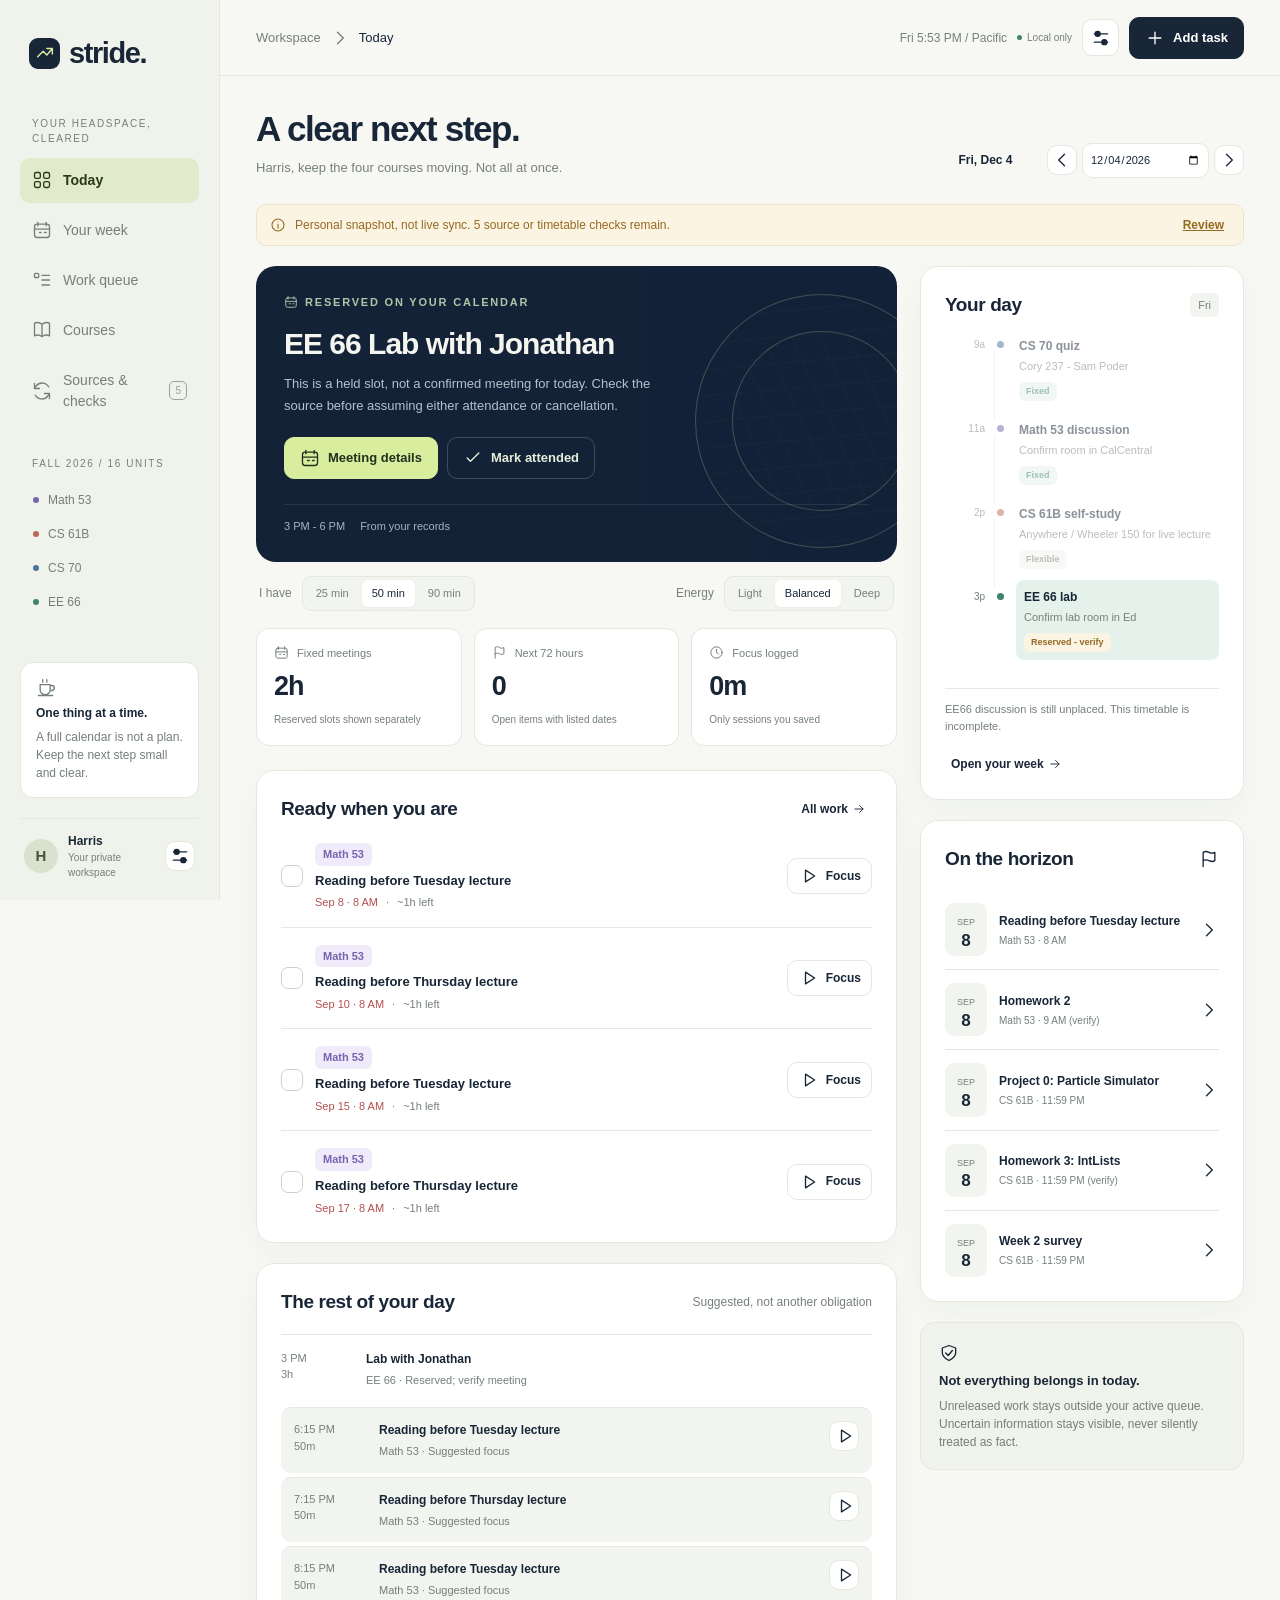
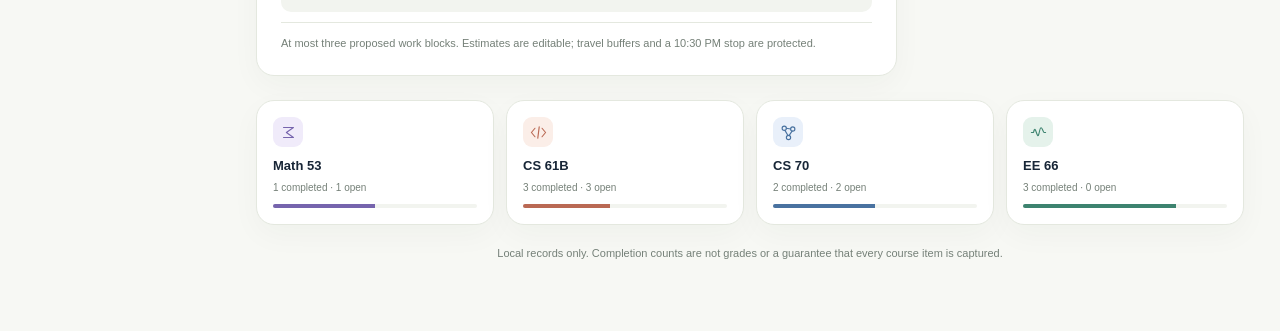
<file: index.html>
<!doctype html>
<html lang="en">
<head>
<meta charset="utf-8"><meta name="viewport" content="width=device-width,initial-scale=1,viewport-fit=cover">
<meta name="theme-color" content="#142238"><meta name="color-scheme" content="light dark">
<meta name="description" content="Stride is your private, local-first course execution planner. One clear next step, a reliable week, and room to breathe.">
<title>Stride - Your next clear step</title>
<link rel="icon" href="icon.svg" type="image/svg+xml">
<link rel="stylesheet" href="styles.css">
</head>
<body>
<a class="skip-link" href="#main">Skip to content</a>
<div id="app"></div>
<dialog id="dialog" aria-labelledby="dialog-title"></dialog>
<div id="toast" role="status" aria-live="polite"></div>
<div id="focus-layer"></div>
<input type="file" id="import-file" accept=".json,.ics,application/json,text/calendar" hidden>
<script src="data.js"></script><script src="app.js"></script>
</body>
</html>
</file>
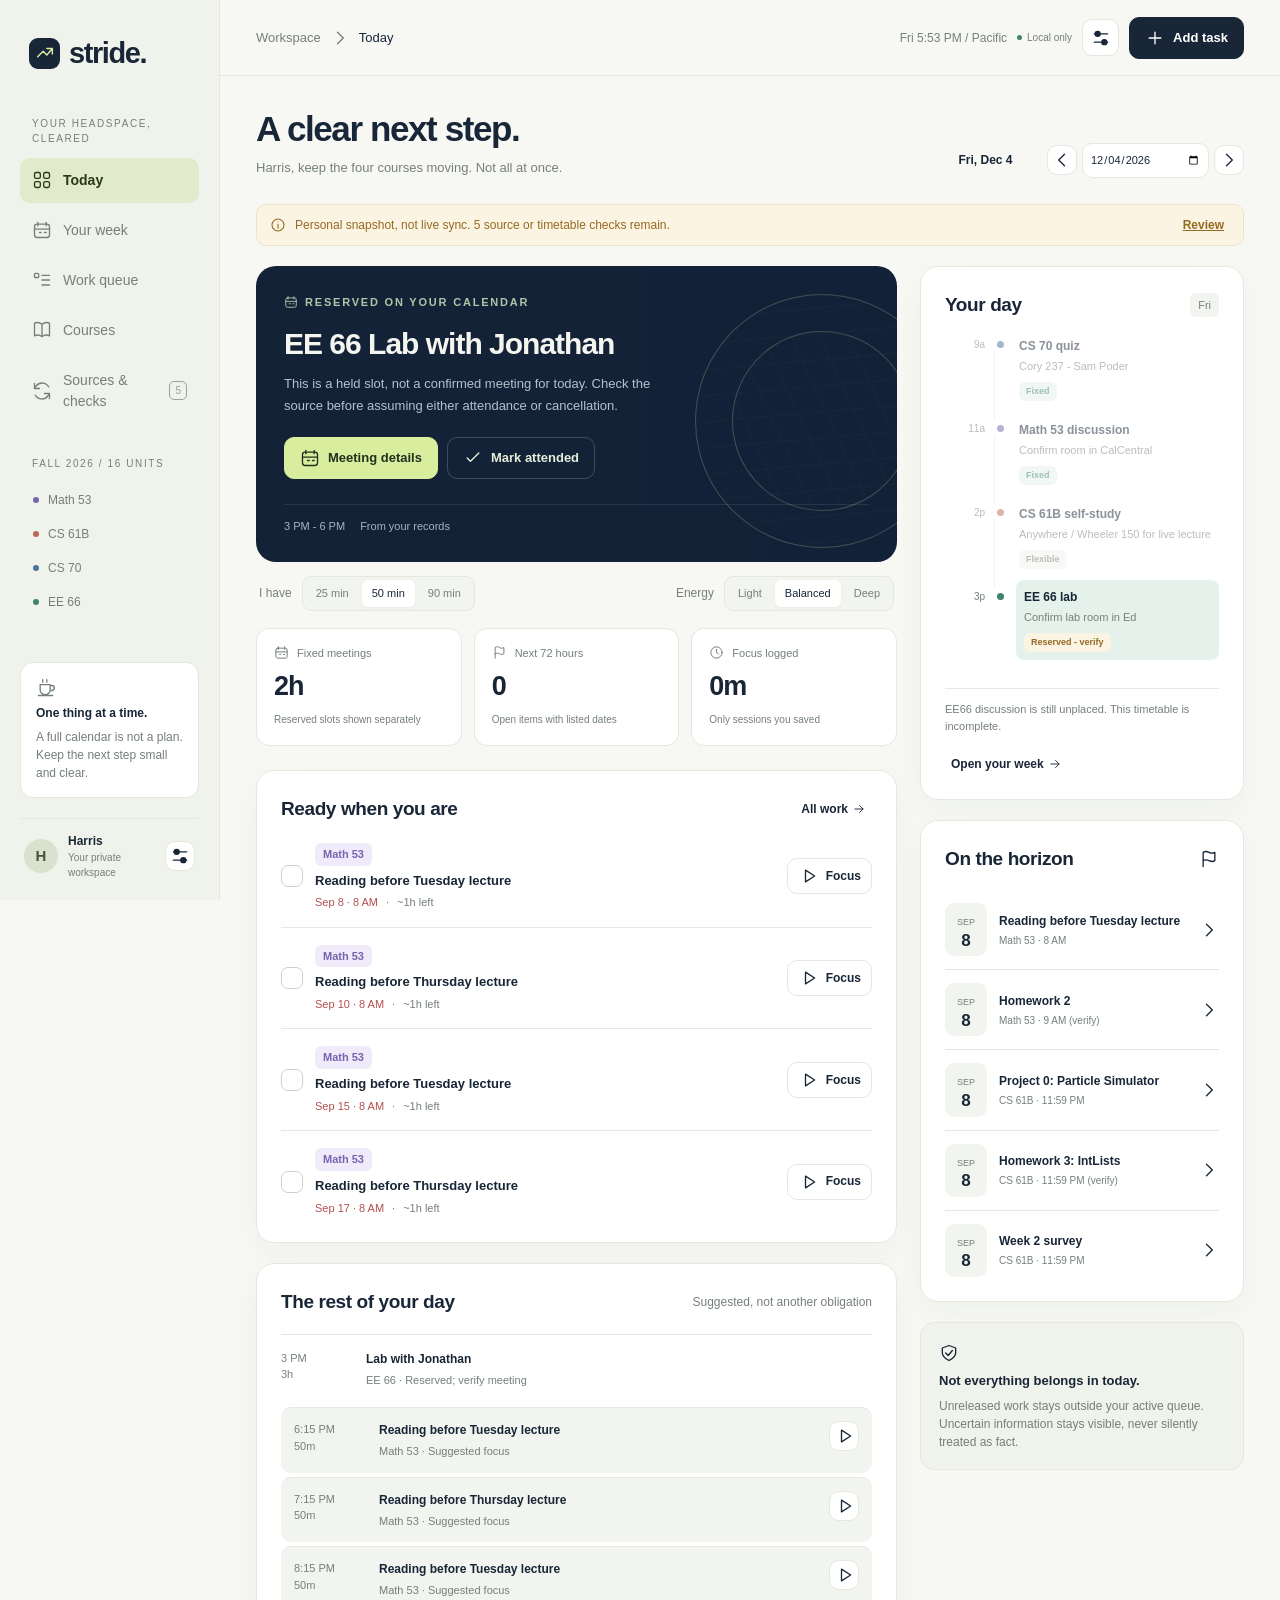
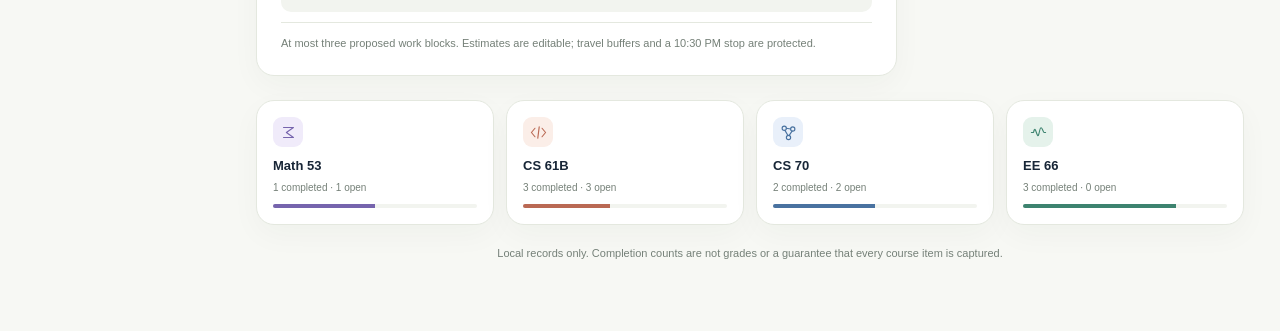
<file: Stride.html>
<!doctype html>
<html lang="en">
<head>
<meta charset="utf-8"><meta name="viewport" content="width=device-width,initial-scale=1,viewport-fit=cover">
<meta name="theme-color" content="#142238"><meta name="color-scheme" content="light dark">
<meta name="description" content="Stride is your private, local-first course execution planner. One clear next step, a reliable week, and room to breathe.">
<title>Stride - Your next clear step</title>
<link rel="icon" href="[data-uri]" type="image/svg+xml">
<style>
:root{--bg:#f7f8f4;--surface:#fff;--surface2:#f2f4ef;--ink:#182637;--muted:#758078;--line:#e4e8df;--nav:#f0f3eb;--navActive:#e1eacb;--lime:#d8ed9d;--limeDark:#435727;--hero:#142238;--purple:#7664ad;--purple-bg:#f0ebfa;--coral:#ba6954;--coral-bg:#fbeee8;--blue:#4972a0;--blue-bg:#e9f0fa;--green:#3d836f;--green-bg:#e5f2eb;--amber:#946922;--amber-bg:#fbf4e3;--red:#b34f50;--shadow:0 10px 30px #1c302109;--radius:18px;--small:13px;--font:-apple-system,BlinkMacSystemFont,"Segoe UI",Arial,sans-serif}
*{box-sizing:border-box}html{scroll-behavior:smooth}body{margin:0;background:var(--bg);color:var(--ink);font:15px/1.5 var(--font);-webkit-font-smoothing:antialiased}button,input,select,textarea{font:inherit}button,a,input,select,textarea{-webkit-tap-highlight-color:transparent}button{cursor:pointer;color:inherit}button:disabled{cursor:not-allowed;opacity:.5}button,a{touch-action:manipulation}button{border:0;background:none}a{color:inherit;text-decoration:none}a:hover{text-decoration:underline}svg{width:20px;height:20px;flex-shrink:0;vertical-align:middle}button:focus-visible,a:focus-visible,input:focus-visible,select:focus-visible,textarea:focus-visible{outline:3px solid #8caf39;outline-offset:3px}button:hover{filter:brightness(.98)}input,select,textarea{color:var(--ink);background:var(--surface);border:1px solid var(--line);border-radius:10px;padding:10px 12px;min-width:0}textarea{resize:vertical;min-height:85px}input[type=checkbox]{accent-color:#658146;width:17px;height:17px;flex-shrink:0}input[type=range]{padding:0;accent-color:#648142}h1,h2,h3,p{margin:0}h1{font-size:35px;line-height:1.2;letter-spacing:-1.4px;font-weight:650}h2{font-size:19px;letter-spacing:-.4px;font-weight:650}h3{font-size:16px;font-weight:620}small{font-size:12px}hr{border:0;border-top:1px solid var(--line);margin:20px 0}.muted{color:var(--muted)}.small{font-size:13px}.eyebrow{font-size:11px;letter-spacing:1.8px;font-weight:700;text-transform:uppercase}.row{display:flex;align-items:center;gap:10px}.between{display:flex;align-items:center;justify-content:space-between;gap:14px}.stack{display:flex;flex-direction:column;gap:12px}.grow{flex:1;min-width:0}.wrap{flex-wrap:wrap}.hide{display:none!important}.mt{margin-top:20px}.mb{margin-bottom:20px}.truncate{overflow:hidden;text-overflow:ellipsis;white-space:nowrap}.btn{display:inline-flex;align-items:center;justify-content:center;gap:8px;min-height:40px;padding:10px 15px;border-radius:10px;font-size:13px;font-weight:600;line-height:1.2;border:1px solid var(--line);background:var(--surface);transition:transform .15s,background .15s}.btn:active{transform:translateY(1px)}.btn.primary{background:var(--ink);color:var(--surface);border-color:var(--ink)}.btn.lime{background:var(--lime);color:#1f321e;border-color:var(--lime)}.btn.ghost{border-color:transparent;background:transparent}.btn.sm{padding:7px 10px;min-height:32px;font-size:12px}.btn.danger{color:var(--red)}.iconbtn{display:inline-flex;align-items:center;justify-content:center;border:1px solid var(--line);border-radius:10px;width:37px;height:37px;background:var(--surface);flex-shrink:0}.iconbtn.sm{width:30px;height:30px}.iconbtn:hover{background:var(--surface2)}.dot{width:8px;height:8px;display:inline-block;border-radius:50%;background:currentColor;flex-shrink:0}.badge{display:inline-flex;align-items:center;gap:5px;border-radius:6px;padding:3px 7px;font-size:11px;font-weight:600;white-space:nowrap;background:var(--surface2);color:var(--muted)}.badge.green{background:var(--green-bg);color:var(--green)}.badge.amber{background:var(--amber-bg);color:var(--amber)}.badge.red{background:#fbe8e8;color:var(--red)}.badge.blue{background:var(--blue-bg);color:var(--blue)}.course-tag{display:inline-flex;gap:5px;align-items:center;border-radius:6px;padding:4px 8px;font-size:11px;font-weight:650;line-height:1.35;background:var(--c-bg);color:var(--c)}.course-purple{--c:var(--purple);--c-bg:var(--purple-bg)}.course-coral{--c:var(--coral);--c-bg:var(--coral-bg)}.course-blue{--c:var(--blue);--c-bg:var(--blue-bg)}.course-green{--c:var(--green);--c-bg:var(--green-bg)}.course-icon{display:grid;place-items:center;width:38px;height:38px;flex-shrink:0;border-radius:12px;background:var(--c-bg);color:var(--c)}.card{background:var(--surface);border:1px solid var(--line);border-radius:var(--radius);box-shadow:var(--shadow)}.card-pad{padding:24px}.section-head{margin-bottom:17px;display:flex;align-items:center;justify-content:space-between;gap:12px}.section-head small{font-size:12px;color:var(--muted)}
/* Shell */
.sidebar{position:fixed;left:0;top:0;bottom:0;width:220px;background:var(--nav);border-right:1px solid var(--line);display:flex;flex-direction:column;padding:32px 20px 20px;z-index:20}.brand{display:flex;align-items:center;gap:9px;padding-left:9px;margin-bottom:40px;font-size:29px;letter-spacing:-1.4px;font-weight:750}.brand-mark{width:31px;height:31px;background:var(--ink);border-radius:9px;display:grid;place-items:center;color:var(--lime)}.brand-mark svg{width:22px;height:22px}.nav-label{font-size:10px;letter-spacing:1.6px;color:var(--muted);padding:0 12px;margin:0 0 12px}.nav-items{display:flex;flex-direction:column;gap:5px}.nav-item{display:flex;gap:11px;align-items:center;padding:12px;border-radius:10px;font-size:14px;color:var(--muted);text-align:left}.nav-item.active{background:var(--navActive);color:#273918;font-weight:650}.nav-item:hover{background:var(--surface2)}.nav-item.active:hover{background:var(--navActive)}.nav-count{margin-left:auto;font-size:10px;padding:1px 5px;border:1px solid currentColor;border-radius:5px;opacity:.7}.side-courses{margin-top:32px}.side-course{display:flex;align-items:center;gap:9px;padding:8px 13px;font-size:12px;color:var(--muted);width:100%;text-align:left}.side-course .dot{color:var(--c);width:6px;height:6px}.side-note{padding:15px;border-radius:13px;background:var(--surface);border:1px solid var(--line);margin-top:auto;margin-bottom:20px;font-size:12px;color:var(--muted)}.side-note b{display:block;color:var(--ink);font-size:12px;margin:6px 0}.profile{padding:13px 4px 0;border-top:1px solid var(--line);display:flex;align-items:center;gap:10px}.avatar{width:34px;height:34px;border-radius:50%;background:#d9e1cf;display:grid;place-items:center;font-weight:650;color:#475440}.profile .grow{font-size:12px;font-weight:600}.profile small{display:block;color:var(--muted);font-size:10px;font-weight:400}.app-main{margin-left:220px;min-height:100vh}.topbar{height:76px;padding:0 36px;border-bottom:1px solid var(--line);display:flex;justify-content:space-between;align-items:center;background:var(--bg);position:sticky;top:0;z-index:15}.breadcrumb{font-size:13px;color:var(--muted);display:flex;align-items:center;gap:9px}.breadcrumb b{color:var(--ink);font-weight:500}.top-actions{display:flex;align-items:center;gap:10px}.clock{font-size:12px;color:var(--muted);font-variant-numeric:tabular-nums}.mobile-brand{display:none}.content{padding:32px 36px 70px;max-width:1500px;margin:auto}.page-heading{display:flex;align-items:flex-end;justify-content:space-between;gap:15px;margin:0 0 26px}.page-heading p{margin-top:8px;font-size:13px;color:var(--muted)}.date-nav{display:flex;align-items:center;gap:5px}.date-label{font-size:12px;font-weight:550;min-width:113px;text-align:center}.date-nav input{font-size:11px;width:127px;padding:7px;min-height:34px}.source-strip{padding:10px 13px;background:var(--amber-bg);border:1px solid #ede3c8;border-radius:10px;font-size:12px;color:var(--amber);display:flex;align-items:center;gap:9px;margin-bottom:20px}.source-strip button{font-weight:650;margin-left:auto;white-space:nowrap;text-decoration:underline}.source-strip svg{width:16px;height:16px}.local-badge{font-size:10px;color:var(--muted);display:flex;align-items:center;gap:5px}.local-badge .dot{width:5px;height:5px;background:var(--green)}
/* Today */
.dashboard{display:grid;grid-template-columns:minmax(0,1fr) 324px;gap:23px}.hero{background:var(--hero);color:#f4f5ef;border:0;min-height:280px;position:relative;overflow:hidden;padding:28px;border-radius:20px}.hero .eyebrow{color:#b0c6a6;display:flex;align-items:center;gap:7px}.hero .eyebrow svg{width:14px;height:14px}.hero h2{font-size:30px;line-height:1.25;letter-spacing:-1px;max-width:470px;margin:15px 0 10px}.hero p{color:#b6c1cd;font-size:13px;max-width:390px;line-height:1.7}.hero-top{position:relative;z-index:2}.hero-controls{display:flex;gap:9px;flex-wrap:wrap;margin-top:20px;position:relative;z-index:2}.hero .btn.ghost{color:#e6edd9;border:1px solid #ffffff30}.hero .tag-dark{display:inline-flex;align-items:center;gap:6px;padding:5px 9px;border-radius:6px;background:#ffffff0d;color:#bfc9d0;font-size:11px}.hero .course-tag{background:#ffffff10;color:#e0ead4}.hero-orbit{position:absolute;right:-70px;top:10px;width:290px;height:290px;opacity:.23;pointer-events:none}.hero-orbit:before,.hero-orbit:after{content:'';position:absolute;border:1px solid #d0e8a0;border-radius:50%;inset:18px;transform:rotate(-35deg);background:repeating-linear-gradient(30deg,transparent 0,transparent 24px,#c4e89210 25px,#c4e89210 26px)}.hero-orbit:after{inset:55px;transform:rotate(35deg)}.hero-foot{display:flex;align-items:center;gap:15px;border-top:1px solid #ffffff17;margin-top:25px;padding-top:13px;font-size:11px;color:#a4b4bc;position:relative;z-index:2}.selectorbar{display:flex;align-items:center;justify-content:space-between;gap:12px;padding:14px 3px;font-size:12px;color:var(--muted);flex-wrap:wrap}.segmented{display:flex;gap:3px;background:var(--surface2);border:1px solid var(--line);border-radius:9px;padding:3px}.segmented button{padding:5px 10px;font-size:11px;border-radius:6px;color:var(--muted);white-space:nowrap}.segmented button.active{background:var(--surface);color:var(--ink);box-shadow:0 1px 3px #0000000c}.stat-grid{display:grid;grid-template-columns:repeat(3,1fr);gap:12px;margin:3px 0 24px}.stat{padding:16px 17px;box-shadow:none;border-radius:13px}.stat-top{display:flex;gap:8px;align-items:center;color:var(--muted);font-size:11px}.stat-top svg{width:15px;height:15px}.stat-num{font-size:27px;letter-spacing:-1px;font-weight:600;margin-top:5px}.stat small{font-size:10px;color:var(--muted)}.todo-list{display:flex;flex-direction:column}.task-row{display:flex;gap:12px;align-items:center;padding:16px 0;border-top:1px solid var(--line)}.task-row:first-child{border:0;padding-top:1px}.task-row:last-child{padding-bottom:2px}.check-circle{width:22px;height:22px;border-radius:7px;border:1.5px solid #cbd3c4;display:grid;place-items:center;flex-shrink:0}.check-circle:hover{background:var(--navActive);border-color:#829265}.check-circle.checked{background:var(--green-bg);color:var(--green);border-color:transparent}.check-circle svg{width:14px;height:14px}.task-main{flex:1;min-width:0;cursor:pointer}.task-main h3{font-size:13px;margin:5px 0 4px;line-height:1.5}.task-meta{display:flex;align-items:center;flex-wrap:wrap;gap:8px;font-size:11px;color:var(--muted)}.task-side{display:flex;align-items:center;gap:7px}.mini-progress{width:50px;height:4px;background:var(--line);border-radius:5px;overflow:hidden}.mini-progress span{display:block;background:var(--c);height:100%}.empty{padding:25px 15px;text-align:center;color:var(--muted);font-size:13px}.empty svg{width:30px;height:30px;color:#93a286;margin-bottom:9px}.empty b{display:block;margin-bottom:5px;color:var(--ink)}.timeline{position:relative}.timeline-item{display:flex;gap:12px;position:relative;padding:0 0 18px}.timeline-item:before{content:'';position:absolute;left:49px;top:15px;bottom:0;width:1px;background:var(--line)}.timeline-item:last-child:before{display:none}.timeline-time{font-size:10px;color:var(--muted);width:40px;text-align:right;padding-top:1px;flex-shrink:0;font-variant-numeric:tabular-nums}.timeline-bullet{width:7px;height:7px;border-radius:50%;background:var(--c,var(--muted));margin-top:5px;flex-shrink:0;z-index:1;box-shadow:0 0 0 4px var(--surface)}.timeline-body{flex:1;min-width:0;padding-left:3px}.timeline-body b{font-size:12px;font-weight:600;display:block}.timeline-body p{font-size:11px;color:var(--muted);margin:3px 0}.timeline-body .badge{font-size:9px}.timeline-item.past{opacity:.5}.timeline-item.current .timeline-body{border-radius:8px;background:var(--c-bg);padding:8px;margin-top:-8px}.day-chip{font-size:11px;padding:4px 8px;border-radius:6px;background:var(--surface2);color:var(--muted)}.deadline{display:flex;gap:12px;align-items:center;padding:13px 0;border-bottom:1px solid var(--line);cursor:pointer}.deadline:last-child{border-bottom:0;padding-bottom:0}.deadline-date{background:var(--surface2);padding:6px 9px;border-radius:9px;text-align:center;min-width:42px}.deadline-date strong{font-size:17px;font-weight:600;display:block;line-height:1.1}.deadline-date small{font-size:9px;text-transform:uppercase;color:var(--muted)}.deadline h3{font-size:12px;margin-bottom:3px}.deadline p{font-size:10px;color:var(--muted)}.quiet-box{border-radius:14px;padding:18px;background:var(--nav);border:1px solid var(--line)}.quiet-box h3{font-size:13px;margin:8px 0 6px}.quiet-box p{font-size:12px;color:var(--muted)}.course-overview{display:grid;grid-template-columns:repeat(4,1fr);gap:12px;margin-top:24px}.course-mini{padding:16px;text-align:left}.course-mini .course-icon{width:30px;height:30px;border-radius:9px;margin-bottom:9px}.course-mini .course-icon svg{width:17px;height:17px}.course-mini h3{font-size:13px}.course-mini p{font-size:10px;color:var(--muted);margin:4px 0 9px}.progress-track{height:4px;background:var(--surface2);border-radius:6px;overflow:hidden}.progress-track>span{display:block;height:100%;background:var(--c)}.small-link{font-size:12px;font-weight:600;color:var(--ink);display:inline-flex;align-items:center;gap:4px}.small-link svg{width:14px;height:14px}.plan-row{display:flex;gap:13px;padding:15px 0;border-top:1px solid var(--line);align-items:flex-start}.plan-row:first-child{border:0}.plan-time{font-size:11px;color:var(--muted);width:72px;flex-shrink:0;font-variant-numeric:tabular-nums}.plan-body{flex:1}.plan-body h3{font-size:12px}.plan-body p{font-size:11px;color:var(--muted);margin-top:4px}.plan-row.flex-plan{background:var(--surface2);border-radius:10px;padding:13px;margin:4px 0}.plan-footer{font-size:11px;color:var(--muted);border-top:1px solid var(--line);padding-top:12px;margin-top:10px}
/* Queue and calendar */
.queue-tools{display:flex;justify-content:space-between;align-items:center;gap:12px;flex-wrap:wrap;margin:20px 0}.tabs{display:flex;gap:6px;flex-wrap:wrap}.tab{padding:8px 12px;border-radius:9px;font-size:12px;color:var(--muted);border:1px solid transparent}.tab.active{background:var(--surface);border-color:var(--line);color:var(--ink);font-weight:650}.tab span{margin-left:5px;font-size:10px;color:var(--muted)}.searchbox{display:flex;align-items:center;gap:8px;background:var(--surface);border:1px solid var(--line);border-radius:10px;padding:0 11px}.searchbox input{border:0;background:none;box-shadow:none;max-width:215px;font-size:12px;padding:9px 0}.searchbox svg{color:var(--muted);width:16px}.queue-card{padding:4px 22px}.queue-card .task-row{padding:17px 0}.queue-card .task-main h3{font-size:14px}.queue-card .task-note{font-size:11px;color:var(--muted);margin:3px 0 6px}.review-banner{display:flex;align-items:center;justify-content:space-between;gap:14px;background:var(--amber-bg);border:1px solid #e9dfc6;border-radius:12px;padding:14px 18px;color:var(--amber);font-size:12px}.week-toolbar{display:flex;align-items:center;justify-content:space-between;margin-bottom:15px;gap:12px;flex-wrap:wrap}.legend{display:flex;gap:15px;color:var(--muted);font-size:11px;align-items:center;flex-wrap:wrap}.legend i{display:inline-block;width:10px;height:10px;border:1px solid var(--muted);border-radius:3px;margin-right:5px;vertical-align:middle}.legend .solid{background:#dde4cf;border:0}.legend .dashed{border-style:dashed}.week-scroll{overflow:auto;border:1px solid var(--line);border-radius:16px;background:var(--surface)}.week-calendar{min-width:730px;display:grid;grid-template-columns:44px repeat(7,minmax(93px,1fr));position:relative}.day-col{border-left:1px solid var(--line);min-width:0}.day-head{position:sticky;top:0;z-index:3;height:65px;border-bottom:1px solid var(--line);padding:11px 4px 7px;text-align:center;background:var(--surface)}.day-head small{display:block;font-size:10px;color:var(--muted);text-transform:uppercase;letter-spacing:1px}.day-head b{display:inline-grid;place-items:center;width:26px;height:26px;font-size:16px;font-weight:600}.day-head.today b{background:var(--ink);color:var(--surface);border-radius:50%}.day-body{height:756px;position:relative;background:repeating-linear-gradient(to bottom,transparent 0,transparent 53px,var(--line) 53px,var(--line) 54px)}.day-body.weekend{background-color:var(--surface2)}.time-col .day-body{background:var(--surface)}.time-col .hour{position:absolute;right:7px;transform:translateY(-7px);font-size:9px;color:var(--muted)}.cal-event{position:absolute;left:4px;right:4px;border-radius:6px;padding:5px 6px;color:var(--c);background:var(--c-bg);border:1px solid transparent;overflow:hidden;text-align:left;font-size:10px;line-height:1.25;transition:box-shadow .15s}.cal-event:hover{box-shadow:0 2px 7px #0002;z-index:4}.cal-event strong{display:block;font-size:11px;font-weight:650;margin-bottom:3px}.cal-event small{display:block;font-size:9px;opacity:.85;margin-top:4px}.cal-event.flexible{border:1px dashed var(--c);background:var(--surface)}.cal-event.reserved{border:1px dashed var(--c);background:repeating-linear-gradient(135deg,var(--c-bg),var(--c-bg) 6px,var(--surface) 6px,var(--surface) 9px)}.cal-event.exam{box-shadow:inset 3px 0 0 var(--c)}.holiday-label{position:absolute;top:20px;left:4px;right:4px;font-size:10px;color:var(--muted);text-align:center;padding:8px 2px}.now-line{position:absolute;height:2px;background:#ce735c;left:0;right:0;z-index:5;pointer-events:none}.week-bottom{display:grid;grid-template-columns:1fr 1fr;gap:20px;margin-top:20px}.warning-item{font-size:12px;padding:12px 0;border-bottom:1px solid var(--line);display:flex;gap:10px;align-items:flex-start}.warning-item:last-child{border-bottom:0}.warning-item svg{width:16px;height:16px;color:var(--amber);margin-top:2px}.warning-item strong{display:block;font-weight:600;margin-bottom:2px}.warning-item p{font-size:11px;color:var(--muted)}.agenda-day{margin-bottom:20px}.agenda-day header{display:flex;gap:10px;align-items:center;padding:12px 0;border-bottom:1px solid var(--line);margin-bottom:4px}.agenda-day header b{font-size:13px}.agenda-day .agenda-row{padding:13px;display:flex;gap:15px;margin:7px 0;border-radius:10px;background:var(--c-bg);color:var(--c);border-left:3px solid var(--c);cursor:pointer}.agenda-row .time{width:80px;font-size:11px;flex-shrink:0}.agenda-row strong{font-size:12px}.agenda-row p{font-size:11px;opacity:.8;margin-top:3px}.agenda-row.reserved{border:1px dashed var(--c)}.agenda-row.flexible{background:var(--surface);border:1px dashed var(--c)}.exam-list{display:flex;flex-direction:column;gap:0}.exam-row{padding:14px 0;display:flex;align-items:center;gap:12px;border-bottom:1px solid var(--line);cursor:pointer}.exam-row:last-child{border:0}.exam-row strong{display:block;font-size:12px}.exam-row p{font-size:11px;color:var(--muted)}
/* Courses and review */
.course-grid{display:grid;grid-template-columns:repeat(2,minmax(0,1fr));gap:20px}.course-card{padding:24px}.course-card header{display:flex;align-items:center;gap:11px;margin-bottom:18px}.course-card header p{font-size:12px;color:var(--muted)}.course-card .course-desc{font-size:12px;color:var(--muted);line-height:1.7;min-height:61px}.link-chips{display:flex;gap:7px;flex-wrap:wrap;margin:17px 0}.link-chips a{font-size:11px;border:1px solid var(--line);padding:5px 8px;border-radius:6px;display:inline-flex;align-items:center;gap:5px}.link-chips svg{width:12px;height:12px}.course-stat{display:flex;gap:20px;font-size:12px;padding:14px 0;border-top:1px solid var(--line)}.course-stat b{font-size:18px;margin-right:4px}.meeting-mini{display:flex;align-items:center;justify-content:space-between;font-size:11px;padding:10px 0;border-top:1px solid var(--line);gap:10px;cursor:pointer}.meeting-mini .badge{font-size:9px}.sources-grid{display:grid;grid-template-columns:minmax(0,1.3fr) minmax(290px,1fr);gap:22px}.review-item{padding:17px 0;border-top:1px solid var(--line)}.review-item:first-child{border:0;padding-top:0}.review-item p{font-size:12px;color:var(--muted);line-height:1.6;margin:6px 0 12px}.review-item h3{font-size:14px}.source-card{padding:15px 0;border-top:1px solid var(--line)}.source-card:first-child{border:0;padding-top:0}.source-card h3{font-size:13px}.source-card p{font-size:11px;color:var(--muted);margin:5px 0}.privacy-panel{padding:18px;background:var(--nav);border:1px solid var(--line);border-radius:13px;margin-top:16px;font-size:12px;color:var(--muted)}.privacy-panel b{color:var(--ink)}.activity-row{padding:9px 0;border-top:1px solid var(--line);font-size:11px;color:var(--muted)}.activity-row span{display:block;color:var(--ink);font-size:12px;margin-bottom:3px}.import-row{display:flex;align-items:center;gap:12px;padding:15px;border:1px solid var(--line);border-radius:12px;margin:10px 0;cursor:pointer}.import-row:hover{background:var(--surface2)}.import-row h3{font-size:12px}.import-row p{font-size:11px;color:var(--muted)}
/* Dialogs and focus */
dialog{border:1px solid var(--line);border-radius:20px;background:var(--surface);color:var(--ink);width:min(620px,calc(100vw - 28px));max-height:90dvh;padding:0;box-shadow:0 30px 90px #0004}dialog::backdrop{background:#16243065;backdrop-filter:blur(4px)}.dialog-head{padding:23px 26px 17px;border-bottom:1px solid var(--line);display:flex;align-items:center;justify-content:space-between;position:sticky;top:0;background:var(--surface);z-index:2}.dialog-head h2{font-size:20px}.dialog-body{padding:22px 26px}.dialog-foot{display:flex;gap:8px;justify-content:flex-end;align-items:center;margin-top:22px;padding-top:18px;border-top:1px solid var(--line);flex-wrap:wrap}.dialog-body p{font-size:13px;color:var(--muted)}.field{display:flex;flex-direction:column;gap:6px;margin-bottom:14px;font-size:12px}.field label{font-weight:600}.field small{font-size:10px;color:var(--muted);line-height:1.5}.field input,.field select,.field textarea{width:100%;font-size:13px}.form-grid{display:grid;grid-template-columns:1fr 1fr;gap:0 14px}.form-grid .full{grid-column:1/-1}.checkline{display:flex;align-items:center;gap:8px;font-size:12px;margin:9px 0}.checkline label{cursor:pointer}.step-row{display:flex;align-items:flex-start;gap:8px;padding:9px 0;border-bottom:1px solid var(--line);font-size:12px}.step-row.done label{text-decoration:line-through;color:var(--muted)}.step-row:last-child{border:0}.detail-next{background:var(--nav);padding:15px;border-radius:12px;margin:16px 0}.detail-next h3{font-size:12px;margin-bottom:5px}.detail-next p{font-size:13px;color:var(--ink)}.detail-meta{display:grid;grid-template-columns:1fr 1fr;gap:14px;margin:17px 0}.detail-meta small{color:var(--muted);display:block;font-size:10px;margin-bottom:3px;text-transform:uppercase;letter-spacing:.7px}.detail-meta p{font-size:12px;color:var(--ink)}.days-input{display:flex;gap:5px;flex-wrap:wrap}.days-input label{display:flex;align-items:center;gap:3px;font-size:11px;padding:6px;border:1px solid var(--line);border-radius:7px}.days-input input{width:14px;height:14px;margin:0}.days-input label:has(input:checked){background:var(--navActive)}.import-preview{max-height:290px;overflow:auto;margin-top:14px}.import-preview label{display:flex;gap:9px;padding:12px 0;border-top:1px solid var(--line);font-size:12px}.import-preview small{display:block;color:var(--muted)}#toast{position:fixed;bottom:28px;left:calc(50% + 70px);transform:translate(-50%,15px);opacity:0;pointer-events:none;background:var(--ink);color:var(--surface);border-radius:12px;padding:13px 19px;font-size:12px;box-shadow:0 8px 24px #0002;transition:opacity .2s,transform .2s;z-index:100;max-width:calc(100vw - 35px)}#toast.show{opacity:1;transform:translate(-50%,0);pointer-events:auto}#toast button{color:var(--lime);margin-left:12px;font-weight:600}.focus-screen{position:fixed;inset:0;background:var(--hero);color:#f4f5ef;z-index:60;display:flex;align-items:center;justify-content:center;flex-direction:column;padding:25px}.focus-close{position:absolute;top:24px;right:27px;color:#d3dfca;font-size:12px}.focus-screen .eyebrow{color:#a3b5a0}.focus-screen h1{font-size:30px;letter-spacing:-.7px;text-align:center;max-width:640px;margin:18px 0 5px}.focus-screen>p{color:#a9b8c1;font-size:13px;text-align:center;max-width:500px}.timer-disc{width:278px;height:278px;border-radius:50%;display:flex;flex-direction:column;align-items:center;justify-content:center;margin:35px 0;position:relative}.timer-disc svg{position:absolute;inset:0;width:100%;height:100%;transform:rotate(-90deg);overflow:visible}.timer-disc circle{fill:none;stroke:#ffffff15;stroke-width:2}.timer-disc circle.progress{stroke:#d8ed9d;stroke-width:3;stroke-linecap:round;transition:stroke-dashoffset 1s linear}.timer-digits{font-size:62px;font-weight:300;letter-spacing:-2px;font-variant-numeric:tabular-nums}.timer-label{color:#93a8af;font-size:11px;letter-spacing:1px;text-transform:uppercase}.focus-rule{margin-top:27px;color:#91a8a5;font-size:12px}.focus-screen .btn.ghost{color:#c7d3d2;border-color:#ffffff25}.focus-stats{font-size:12px;color:#c0ccbc;margin-top:16px}.skip-link{position:absolute;top:-50px;left:10px;z-index:1000;background:var(--lime);color:var(--ink);padding:10px}.skip-link:focus{top:10px}.mobile-nav{display:none}.empty-wait{display:flex;align-items:center;gap:15px;padding:24px}.empty-wait .course-icon{background:var(--surface2);color:var(--muted)}.overdue-text{color:var(--red)!important}.plan-question{background:var(--blue-bg);color:var(--blue);border-radius:10px;padding:12px 15px;font-size:12px;margin-top:15px}.mobile-week-hint{display:none}.build-note{font-size:11px;color:var(--muted);margin-top:20px;text-align:center}
body[data-theme=dark]{--bg:#121b21;--surface:#1a252b;--surface2:#233037;--ink:#e1e7df;--muted:#95a59b;--line:#2a393d;--nav:#152127;--navActive:#344733;--lime:#d8ed9d;--limeDark:#bccdab;--hero:#0b1420;--purple:#b4a4dc;--purple-bg:#343047;--coral:#dfaa91;--coral-bg:#42342e;--blue:#99b8d9;--blue-bg:#283949;--green:#8ec2ac;--green-bg:#253f38;--amber:#d9bb80;--amber-bg:#3a3425;--red:#e59a9b;--shadow:0 10px 30px #0001}body[data-theme=dark] .nav-item.active{color:#d7e7bd}body[data-theme=dark] .avatar{background:#455344;color:#e0e7d5}body[data-theme=dark] .badge.red{background:#462f32}body[data-theme=dark] .source-strip,body[data-theme=dark] .review-banner{border-color:#50462d}
@media(min-width:1550px){.dashboard{grid-template-columns:minmax(0,1fr) 350px}.hero h2{max-width:540px;font-size:33px}.hero-orbit{right:-18px}.content{padding-top:40px}.sidebar{width:238px}.app-main{margin-left:238px}}
@media(max-width:1190px){.sidebar{width:190px;padding:30px 14px 18px}.app-main{margin-left:190px}.topbar{padding:0 24px}.content{padding:26px 24px 70px}.dashboard{grid-template-columns:minmax(0,1fr) 285px;gap:18px}.card-pad{padding:19px}.hero{padding:25px}.hero h2{font-size:27px}.course-overview{grid-template-columns:repeat(2,1fr)}.hero-orbit{right:-160px}.source-strip{font-size:11px}.sources-grid{grid-template-columns:minmax(0,1fr) 300px}.clock{display:none}}
@media(max-width:960px){.sidebar{width:74px;padding:25px 10px}.brand{padding:0;justify-content:center;margin-bottom:30px}.brand-name,.nav-label,.nav-item>span,.side-courses,.side-note,.profile .grow,.profile>button{display:none}.nav-item{justify-content:center;padding:14px 10px}.nav-count{display:none!important}.profile{margin-top:auto;justify-content:center}.app-main{margin-left:74px}.dashboard{grid-template-columns:minmax(0,1fr) 270px}.content{padding:25px 21px 70px}.hero h2{font-size:25px}.hero{padding:22px}.hero-foot{gap:9px;font-size:10px}.stat-grid{gap:8px}.stat{padding:13px}.stat-top{font-size:10px;gap:5px}.stat-num{font-size:24px}.sources-grid{grid-template-columns:1fr}.week-bottom{grid-template-columns:1fr}.topbar{padding:0 21px}.course-grid{gap:15px}.course-card{padding:20px}#toast{left:calc(50% + 35px)}}
@media(max-width:720px){.dashboard{grid-template-columns:1fr}.dashboard-aside{display:grid;grid-template-columns:1fr 1fr;gap:14px}.dashboard-aside .card{margin-top:0!important}.dashboard-aside .quiet-box{grid-column:1/-1}.page-heading{align-items:flex-start;flex-wrap:wrap}.hero-orbit{right:-50px}.hero h2{font-size:28px}.course-grid{grid-template-columns:1fr}.breadcrumb{font-size:11px}.course-overview{grid-template-columns:repeat(4,1fr);gap:8px}.course-mini{padding:12px}.course-mini p{font-size:9px}.clock{display:none}.source-strip{align-items:flex-start}.source-strip button{font-size:11px}.source-strip>svg{flex-shrink:0;margin-top:2px}.cal-event strong{font-size:10px}}
@media(max-width:550px){.sidebar{display:none}.app-main{margin-left:0}.topbar{height:61px;padding:0 18px;position:sticky}.breadcrumb{display:none}.mobile-brand{display:flex;font-size:23px;font-weight:750;letter-spacing:-1px;align-items:center;gap:7px}.mobile-brand .brand-mark{width:27px;height:27px;border-radius:8px}.mobile-brand .brand-mark svg{width:19px;height:19px}.top-actions{gap:7px}.top-actions .btn{min-height:34px;font-size:11px;padding:7px 10px}.top-actions .btn svg{width:15px;height:15px}.top-actions .iconbtn{width:33px;height:33px}.top-actions .local-badge{display:none}.content{padding:24px 16px 110px}h1{font-size:29px}.page-heading{gap:17px;margin-bottom:20px}.page-heading p{font-size:12px;margin-top:5px}.date-nav{width:100%;justify-content:flex-end;margin-top:-4px}.date-nav .date-label{margin-right:auto;text-align:left;font-weight:600}.date-nav input{width:128px}.hero{padding:23px;border-radius:17px;min-height:284px}.hero h2{font-size:26px;max-width:300px}.hero p{font-size:12px;max-width:285px}.hero-orbit{right:-175px;opacity:.14}.hero-foot{gap:10px;flex-wrap:wrap;margin-top:22px;font-size:10px}.hero-controls{margin-top:18px}.hero-controls .btn{font-size:12px;padding:10px 12px}.selectorbar{gap:10px;padding:13px 0}.selectorbar .row{gap:5px}.segmented button{padding:5px 8px;font-size:10px}.stat-grid{gap:7px;margin-bottom:20px}.stat{padding:12px 10px;border-radius:11px}.stat-top{font-size:9px;gap:5px}.stat-top svg{display:none}.stat-num{font-size:24px}.stat small{font-size:9px}.card-pad{padding:18px}.section-head h2{font-size:17px}.section-head small{font-size:10px}.task-row{gap:9px;padding:14px 0}.task-main h3{font-size:12px}.task-meta{font-size:10px;gap:6px}.task-side .mini-progress{display:none}.task-side .btn{padding:6px 8px;font-size:10px}.dashboard-aside{display:flex;flex-direction:column;gap:16px}.dashboard-aside .card{margin-top:0!important}.course-overview{grid-template-columns:repeat(2,1fr);gap:9px;margin-top:18px}.course-mini{padding:15px}.course-mini p{font-size:11px}.course-mini .course-icon{float:right;margin:0}.mobile-nav{position:fixed;left:0;right:0;bottom:0;padding:8px 9px calc(8px + env(safe-area-inset-bottom));display:flex;justify-content:space-around;border-top:1px solid var(--line);background:var(--surface);z-index:30}.mobile-nav button{display:flex;flex-direction:column;align-items:center;gap:4px;font-size:9px;color:var(--muted);min-width:53px;padding:4px;border-radius:9px}.mobile-nav button svg{width:20px;height:20px}.mobile-nav button.active{color:var(--limeDark);background:var(--navActive)}.source-strip{padding:10px;font-size:11px;margin-bottom:16px;gap:7px}.source-strip span{line-height:1.5}.source-strip button{margin-left:0}.queue-tools{gap:12px}.queue-tools .searchbox{width:100%}.queue-tools .searchbox input{width:100%;max-width:none}.tabs{gap:2px}.tab{font-size:11px;padding:7px 8px}.queue-card{padding:3px 14px}.queue-card .task-main h3{font-size:12px}.queue-card .task-note{font-size:10px}.queue-card .task-side{flex-direction:column}.week-toolbar{align-items:flex-start;gap:14px}.legend{font-size:10px;gap:8px}.week-bottom{gap:15px}.sources-grid{gap:17px}.review-banner{padding:13px;font-size:11px}.review-banner .btn{font-size:10px;min-width:67px}.dialog-head{padding:18px}.dialog-head h2{font-size:18px}.dialog-body{padding:18px}.dialog-foot .btn{font-size:12px}.form-grid{gap:0 10px}.dialog-body .field{font-size:11px}.detail-meta{gap:12px}.detail-meta p{font-size:11px}#toast{left:50%;bottom:90px;min-width:260px;text-align:center;white-space:normal}.focus-screen h1{font-size:24px}.focus-screen p{font-size:12px}.timer-disc{width:245px;height:245px;margin:30px 0}.timer-digits{font-size:56px}.focus-close{top:18px;right:18px}.course-stat{font-size:11px}.source-card .between{align-items:flex-start}.page-heading .header-buttons{display:flex;gap:8px}.mobile-week-hint{display:block;font-size:10px;color:var(--muted);margin-bottom:9px}.queue-card .task-row>.course-icon{display:none}.build-note{font-size:10px}}
@media(prefers-reduced-motion:reduce){*{scroll-behavior:auto!important;transition:none!important;animation:none!important}}@media print{.sidebar,.topbar,.mobile-nav,.source-strip,.btn,.iconbtn,.date-nav,.selectorbar{display:none!important}.app-main{margin:0}.content{padding:0}.week-scroll{overflow:visible}.week-calendar{min-width:0}.card{box-shadow:none}.dashboard{grid-template-columns:1fr 1fr}body{font-size:11px;background:#fff}.build-note{display:none}}
.day-body{height:810px}

.compact-clock{display:none}@media(max-width:1190px){.compact-clock{display:block;padding:12px 24px 0;color:var(--muted);font-size:11px;font-variant-numeric:tabular-nums}}@media(max-width:550px){.compact-clock{padding:12px 18px 0}}

</style>
</head>
<body>
<a class="skip-link" href="#main">Skip to content</a>
<div id="app"></div>
<dialog id="dialog" aria-labelledby="dialog-title"></dialog>
<div id="toast" role="status" aria-live="polite"></div>
<div id="focus-layer"></div>
<input type="file" id="import-file" accept=".json,.ics,application/json,text/calendar" hidden>
<script>
/* Personal seed: source-checked Sep 5, 2026; no credentials or student ID. */
window.STRIDE_SEED = {
  version: 1,
  settings: { name: 'Harris', timezone: 'America/Los_Angeles', dayStart: '08:00', dayEnd: '22:30', block: 50, energy: 'balanced', dailyFocus: 300, buffer: 15, theme: 'light' },
  sourceCheckedAt: '2026-09-05T21:45:00-07:00',
  term: { start: '2026-08-26', end: '2026-12-04', name: 'Fall 2026', holidays: ['2026-09-07','2026-11-11','2026-11-25','2026-11-26','2026-11-27'] },
  courses: [
    {id:'math53', name:'Math 53', title:'Multivariable calculus', color:'purple', icon:'math', instructor:'James Sethian', units:4, note:'Read the assigned sections before each Tuesday and Thursday lecture. Homework and quiz specifics must come from your current section.', links:[{label:'Homework & readings',url:'https://math.berkeley.edu/~sethian/math53_2026/homeworks.html'},{label:'bCourses',url:'https://bcourses.berkeley.edu/courses/1557957'},{label:'Gradescope',url:'https://www.gradescope.com/'}]},
    {id:'cs61b',name:'CS 61B',title:'Data structures',color:'coral',icon:'code',instructor:'Course staff',units:4,note:'No-attendance track. Your M/W/F 2-3 PM learning blocks are flexible, not extra attendance requirements. Assignments still apply.',links:[{label:'Course & readings',url:'https://fa26.datastructur.es/'},{label:'Project 0',url:'https://fa26.datastructur.es/projects/proj0/'},{label:'Ed',url:'https://edstem.org/us/courses/102248/discussion/'}]},
    {id:'cs70',name:'CS 70',title:'Discrete math & probability',color:'blue',icon:'nodes',instructor:'Sam Poder - discussion',units:4,note:'Wednesday discussion and Friday quiz section are separate commitments. Friday quiz content is not necessarily the newest lecture.',links:[{label:'Course calendar',url:'https://www.eecs70.org/'},{label:'Homework 1',url:'https://www.eecs70.org/assets/pdf/hw01.pdf'},{label:'Ed',url:'https://edstem.org/us/courses/102319/discussion/'}]},
    {id:'ee66',name:'EE 66',title:'Signals, dynamics & information',color:'green',icon:'wave',instructor:'Jonathan - Friday lab',units:4,note:'Lecture is Monday/Wednesday, not Friday. Your chosen lab slot is Friday 3-6 PM. Individual lab weeks and the discussion slot need confirmation.',links:[{label:'bCourses',url:'https://bcourses.berkeley.edu/courses/1558788'},{label:'Ed',url:'https://edstem.org/us/courses/104109/discussion/'},{label:'Lab announcement',url:'https://edstem.org/us/courses/104109/discussion/8215982'}]}
  ],
  events: [
    {id:'math-lec',course:'math53',title:'Sethian lecture',kind:'lecture',days:[2,4],start:'08:00',end:'09:30',from:'2026-08-26',until:'2026-12-04',mode:'fixed',location:'Location not recorded',confidence:'user',source:'Your CalCentral screenshot',notes:'Prepare the assigned reading before this meeting.'},
    {id:'math-disc',course:'math53',title:'Discussion',kind:'discussion',days:[1,3,5],start:'11:00',end:'12:00',from:'2026-08-26',until:'2026-12-04',mode:'fixed',location:'Confirm room in CalCentral',confidence:'user',source:'Your CalCentral screenshot',notes:'Quizzes may take place in section. Exact quiz dates are not verified; do not assume every Friday is a quiz.'},
    {id:'61b-learn',course:'cs61b',title:'Lecture material / self-study',kind:'study',days:[1,3,5],start:'14:00',end:'15:00',from:'2026-08-26',until:'2026-12-04',mode:'flexible',location:'Anywhere / Wheeler 150 for live lecture',confidence:'user',source:'Your chosen learning rule; official 61B meeting time',url:'https://fa26.datastructur.es/',notes:'Move this block freely. Skipping live lecture does not complete the material.'},
    {id:'70-lec',course:'cs70',title:'Lecture',kind:'lecture',days:[2,4],start:'15:30',end:'17:00',from:'2026-08-26',until:'2026-12-04',mode:'fixed',exceptions:['2026-10-15'],location:'Li Ka Shing 245',confidence:'verified',source:'CS70 Fall 2026 course calendar, checked Sep 5',url:'https://www.eecs70.org/',notes:'Default: attend. Change to flexible when intentionally using the recording, and keep a catch-up task.'},
    {id:'70-disc',course:'cs70',title:'Discussion with Sam Poder',kind:'discussion',days:[3],start:'09:00',end:'10:00',from:'2026-09-02',until:'2026-12-04',mode:'fixed',location:'Cory 237',confidence:'user',source:'Your section signup and attendance',notes:'Keep this separate from the Friday quiz.'},
    {id:'66-lec',course:'ee66',title:'Lecture',kind:'lecture',days:[1,3],start:'18:30',end:'20:00',from:'2026-08-26',until:'2026-12-04',mode:'fixed',location:'Pimentel 1 - verify room',confidence:'user',source:'CalCentral screenshot (MW 6:30-7:59 PM)',notes:'No Friday lecture. Allow travel time if an exam starts at 8 PM.'},
    {id:'66-lab',course:'ee66',title:'Lab with Jonathan',kind:'lab',days:[5],start:'15:00',end:'18:00',from:'2026-09-07',until:'2026-12-04',mode:'reserved',location:'Confirm lab room in Ed',confidence:'user',source:'Your Friday 3-6 PM selection',url:'https://edstem.org/us/courses/104109/discussion/',notes:'Reserved slot, NOT confirmation that a lab meets every Friday. Staff previously announced six labs. Enter the actual lab dates when verified.'}
  ],
  exams: [
    {id:'61b-m1',course:'cs61b',title:'Mini-midterm 1',date:'2026-09-23',start:'20:00',end:'21:20',kind:'exam',mode:'fixed',confidence:'verified',source:'Official CS61B calendar, checked Sep 5',url:'https://fa26.datastructur.es/',location:'Room to be announced'},
    {id:'math-m1',course:'math53',title:'Midterm 1',date:'2026-10-01',start:'08:00',end:'09:30',kind:'exam',mode:'reserved',confidence:'review',replace:'math-lec',source:'Previously discussed date; current-term source not reverified',location:'Verify with Sethian'},
    {id:'70-m1',course:'cs70',title:'Midterm',date:'2026-10-16',start:'19:00',end:'21:00',kind:'exam',mode:'fixed',confidence:'verified',source:'Official CS70 calendar, checked Sep 5',url:'https://www.eecs70.org/',location:'Room to be announced'},
    {id:'61b-m2',course:'cs61b',title:'Midterm 2',date:'2026-11-04',start:'20:00',end:'22:00',kind:'exam',mode:'fixed',confidence:'verified',source:'Official CS61B calendar, checked Sep 5',url:'https://fa26.datastructur.es/',location:'Room to be announced'},
    {id:'math-m2',course:'math53',title:'Midterm 2',date:'2026-11-05',start:'08:00',end:'09:30',kind:'exam',mode:'reserved',confidence:'review',replace:'math-lec',source:'Previously discussed date; current-term source not reverified',location:'Verify with Sethian'},
    {id:'math-final',course:'math53',title:'Final exam',date:'2026-12-16',start:'15:00',end:'18:00',kind:'exam',mode:'fixed',confidence:'user',source:'Your CalCentral screenshot; future times can change',location:'Room to be announced'},
    {id:'61b-final',course:'cs61b',title:'Final exam',date:'2026-12-17',start:'15:00',end:'18:00',kind:'exam',mode:'reserved',confidence:'review',source:'CalCentral screenshot; course website still says date/time TBD',location:'Reconcile final time with staff'},
    {id:'66-final',course:'ee66',title:'Final exam',date:'2026-12-18',start:'15:00',end:'18:00',kind:'exam',mode:'fixed',confidence:'user',source:'Your CalCentral screenshot; future times can change',location:'Room to be announced'},
    {id:'70-final',course:'cs70',title:'Final exam',date:'2026-12-18',start:'19:00',end:'22:00',kind:'exam',mode:'fixed',confidence:'verified',source:'Official CS70 calendar, checked Sep 5',url:'https://www.eecs70.org/',location:'Room to be announced'}
  ],
  quizzes: [
    ['2026-09-04','Quiz 0: Direct proofs'],['2026-09-11','Quiz 1: Propositional logic & proof techniques'],['2026-09-18','Quiz 2: Induction & modular arithmetic'],['2026-09-25','Quiz 3: CRT & RSA'],['2026-10-02','Quiz 4: Polynomials & secret sharing'],['2026-10-09','Quiz 5: Graphs & induction'],['2026-10-23','Quiz 6: Countability & computability'],['2026-10-30','Quiz 7: Counting & probability'],['2026-11-06','Quiz 8: Combinatorial proofs & Bayes'],['2026-11-13','Quiz 9: Independence & random variables'],['2026-11-20','Quiz 10: Expectations & joint distributions'],['2026-12-04','Quiz 11: Variance & continuous probability']
  ],
  tasks: [
    {id:'m-hw2',course:'math53',title:'Homework 2',kind:'homework',availability:'open',status:'progress',due:'2026-09-08T09:00',dueConfidence:'review',remaining:300,energy:'deep',next:'Open the next unfinished section. Scan each completed whiteboard panel before erasing.',notes:'Deadline carried over from the earlier audit, not reverified today. Check Gradescope. Remaining time is a starting estimate, not a prediction; update it to reflect what is left.',source:'Earlier course audit; you reported starting on Sep 3',url:'https://bcourses.berkeley.edu/courses/1557957',checked:'2026-09-05',steps:['Finish section 10.3','Finish sections 10.4-10.5','Finish sections 12.1-12.2','Finish section 12.3','Finish sections 12.4-12.5','Check images and submit on Gradescope'],checkedSteps:[]},
    {id:'b-proj0',course:'cs61b',title:'Project 0: Particle Simulator',kind:'project',availability:'open',status:'todo',due:'2026-09-08T23:59',dueConfidence:'verified',remaining:180,energy:'deep',next:'Open the specification, run the skeleton, and identify the next unfinished milestone.',notes:'No recent completion was confirmed. Set your actual remaining time and status. Do not infer a missing submission just from a missing email.',source:'CS61B course calendar checked Sep 5',url:'https://fa26.datastructur.es/',checked:'2026-09-05',steps:['Read specification and run skeleton','Complete implementation','Run tests and review requirements','Submit and verify receipt'],checkedSteps:[]},
    {id:'b-hw3',course:'cs61b',title:'Homework 3: IntLists',kind:'homework',availability:'open',status:'todo',due:'2026-09-08T23:59',dueConfidence:'review',remaining:90,energy:'balanced',next:'Pull the skeleton and begin the debugger task.',notes:'Release confirmed in Sep 4 Ed email. Sep 8 due date appears on the calendar; the exact cutoff should be checked on Gradescope.',source:'Ed release email and CS61B official calendar checked Sep 5',url:'https://fa26.datastructur.es/homeworks/hw03/',checked:'2026-09-05',steps:['Read the assignment','Debugger and IntList tasks','Test and submit'],checkedSteps:[]},
    {id:'b-survey',course:'cs61b',title:'Week 2 survey',kind:'admin',availability:'open',status:'todo',due:'2026-09-08T23:59',dueConfidence:'verified',remaining:5,energy:'light',next:'Open the course homepage and follow the Week 2 Survey link.',notes:'Published 24-hour grace period. Separate from the pre-semester survey you already finished. Mark done if already completed.',source:'Official CS61B Week 2 announcement checked Sep 5',url:'https://fa26.datastructur.es/',checked:'2026-09-05',steps:[],checkedSteps:[]},
    {id:'70-hw1',course:'cs70',title:'Homework 1',kind:'homework',availability:'open',status:'todo',due:'2026-09-09T16:00',dueConfidence:'verified',remaining:180,energy:'deep',next:'Start the truth-table problem; mark proof questions that need office hours.',notes:'The official PDF is available now. Grace ends Sep 9 at 6 PM. Include a truthful collaboration statement.',source:'Official CS70 HW01 PDF checked Sep 5',url:'https://www.eecs70.org/assets/pdf/hw01.pdf',checked:'2026-09-05',steps:['Truth tables and propositions','Quantifiers and proofs','Remaining proof problems','Good-faith stretch attempt','Sundry, check and submit'],checkedSteps:[]},
    {id:'70-quiz1',course:'cs70',title:'Prepare for Quiz 1',kind:'review',availability:'open',status:'todo',due:'2026-09-11T09:00',dueConfidence:'verified',remaining:45,energy:'balanced',next:'Try representative propositional-logic and proof-technique questions without notes.',notes:'Preparation target is the start of your 9 AM quiz section, not an online assignment cutoff.',source:'Official CS70 quiz calendar; your registered 9 AM section',url:'https://www.eecs70.org/',checked:'2026-09-05',steps:['Practice without notes','Review mistakes'],checkedSteps:[]},
    {id:'b-next-project',course:'cs61b',title:'Project 1: LinkedListDeque',kind:'project',availability:'waiting',status:'todo',release:'2026-09-09T09:00',due:'2026-09-15T23:59',dueConfidence:'review',remaining:180,energy:'deep',next:'Wait for the release announcement, then review the specification.',notes:'Upcoming on the calendar. Sep 9 is the listed calendar day, not a guaranteed 9 AM release. A date passing does not prove publication.',source:'Future CS61B calendar row checked Sep 5',url:'https://fa26.datastructur.es/',checked:'2026-09-05',steps:[],checkedSteps:[]},
    {id:'66-next',course:'ee66',title:'Next homework / mini-vitamin',kind:'homework',availability:'unknown',status:'todo',due:'',dueConfidence:'review',remaining:60,energy:'balanced',next:'Check Ed and Gradescope for the next published item.',notes:'This is a watch item, not a claim that no assignment exists. Replace it with the actual assignment when verified.',source:'No current release verified in this build',url:'https://edstem.org/us/courses/104109/discussion/',checked:'2026-09-05',steps:[],checkedSteps:[]},
    {id:'66-hw1',course:'ee66',title:'Homework 1',kind:'homework',availability:'open',status:'submitted',due:'2026-09-04T23:59',dueConfidence:'verified',remaining:0,energy:'deep',completedAt:'2026-09-02T16:38',source:'Gradescope submission receipt checked Sep 5',notes:'Submission confirmed, not a claim about the grade.',steps:[],checkedSteps:[]},
    {id:'70-hw0',course:'cs70',title:'Homework 0',kind:'homework',availability:'open',status:'submitted',due:'2026-09-02T16:00',dueConfidence:'verified',remaining:0,completedAt:'2026-09-01T18:08',source:'Gradescope submission receipt checked Sep 5',notes:'Submitted. Feedback forms, when required, are separate tasks.',steps:[],checkedSteps:[]},
    {id:'70-quiz0',course:'cs70',title:'Quiz 0',kind:'quiz',availability:'open',status:'submitted',due:'2026-09-04T10:00',dueConfidence:'verified',remaining:0,completedAt:'2026-09-04T09:37',source:'Gradescope 9 AM quiz receipt checked Sep 5',notes:'Receipt confirms submission, not score.',steps:[],checkedSteps:[]},
    {id:'m-hw1',course:'math53',title:'Homework 1',kind:'homework',availability:'open',status:'submitted',due:'2026-09-01T08:00',dueConfidence:'user',remaining:0,completedAt:'2026-08-30T19:29',source:'Earlier conversation submission check',steps:[],checkedSteps:[]},
    {id:'b-hw2',course:'cs61b',title:'Homework 2: Java intro',kind:'homework',availability:'open',status:'submitted',due:'2026-09-01T23:59',dueConfidence:'verified',remaining:0,completedAt:'2026-09-01T12:00',source:'Earlier submission confirmation in conversation',steps:[],checkedSteps:[]},
    {id:'b-hw1',course:'cs61b',title:'Homework 1: Setup',kind:'homework',availability:'open',status:'submitted',due:'2026-08-28T23:59',dueConfidence:'user',remaining:0,completedAt:'2026-08-27T12:00',source:'Your completed-work history',steps:[],checkedSteps:[]},
    {id:'66-hw0',course:'ee66',title:'Homework 0',kind:'homework',availability:'open',status:'submitted',due:'2026-08-28T23:59',dueConfidence:'user',remaining:0,completedAt:'2026-08-27T21:00',source:'Your completion report',steps:[],checkedSteps:[]},
    {id:'b-survey0',course:'cs61b',title:'Pre-semester survey',kind:'admin',availability:'open',status:'done',due:'2026-08-28T23:59',dueConfidence:'user',remaining:0,completedAt:'2026-08-27T22:00',source:'Your completion report',steps:[],checkedSteps:[]},
    {id:'66-lab-signup',course:'ee66',title:'Friday lab signup',kind:'admin',availability:'open',status:'done',due:'',dueConfidence:'user',remaining:0,completedAt:'2026-09-04T13:16',source:'You confirmed choosing Friday 3-6 PM with Jonathan',steps:[],checkedSteps:[]}
  ],
  reviews: [
    {id:'discussion',course:'ee66',title:'Place your EE66 discussion',detail:'You attended Tuesday and Thursday, but the exact recurring days/time were never reliably established. Add the actual slot before treating any timetable as complete.',action:'discussion',url:'https://edstem.org/us/courses/104109/discussion/',resolved:false},
    {id:'labdates',course:'ee66',title:'Confirm which Fridays have a lab',detail:'Your Friday 3-6 PM slot is chosen. The individual lab dates and room are not verified. Reserved blocks protect your time without inventing weekly attendance.',action:'labdates',url:'https://edstem.org/us/courses/104109/discussion/8215982',resolved:false},
    {id:'vitamin',course:'ee66',title:'Reconcile the mini-vitamin reminder',detail:'An Ed email says Mini Vitamin 1 was due Sep 3. An earlier audit marked Lecture 1A Mini-Vitamin submitted. Verify whether these refer to the same item; neither assume overdue nor ignore it.',action:'review',url:'https://edstem.org/us/courses/104109/discussion/',resolved:false},
    {id:'feedback',course:'cs70',title:'Check HW0 feedback requirements',detail:'Staff emailed HW0 Solutions Released & HW Feedback on Sep 3. The full post and any feedback deadline still need checking.',action:'review',url:'https://edstem.org/us/courses/102319/discussion/',resolved:false},
    {id:'66exams',course:'ee66',title:'Add EE66 midterms',detail:'The exact midterm dates have not been verified. The app cannot certify an exam-conflict-free semester until these are added.',action:'exam',url:'https://bcourses.berkeley.edu/courses/1558788',resolved:false}
  ],
  sessions: [],
  notes: [],
  eventOverrides: {},
  readingPlans: {},
  activity: [{at:'2026-09-05T21:45:00-07:00',text:'Planner initialized from your conversation, screenshots, current public course pages, and Berkeley submission/release emails.'}]
};

</script><script>
'use strict';
/* Stride: dependency-free, local-first planner. No account writes or network sync. */
const STORE='stride.harris.v1';
const icons={
 arrow:'<path d="M5 12h14m-6-6 6 6-6 6"/>',chev:'<path d="m9 5 7 7-7 7"/>',left:'<path d="m15 5-7 7 7 7"/>',plus:'<path d="M12 5v14M5 12h14"/>',close:'<path d="m6 6 12 12M18 6 6 18"/>',check:'<path d="m5 12 4 4L19 6"/>',clock:'<circle cx="12" cy="12" r="9"/><path d="M12 7v5l3 2"/>',calendar:'<rect x="3" y="5" width="18" height="16" rx="3"/><path d="M7 3v4m10-4v4M3 11h18m-12 4h2m4 0h2"/>',grid:'<rect x="3" y="3" width="7" height="7" rx="2"/><rect x="14" y="3" width="7" height="7" rx="2"/><rect x="3" y="14" width="7" height="7" rx="2"/><rect x="14" y="14" width="7" height="7" rx="2"/>',queue:'<rect x="3" y="4" width="5" height="5" rx="1"/><path d="M12 6.5h9M12 12h9M12 18h9m-8-6h4m-4 6h4"/>',book:'<path d="M12 5c-4-3-8-2-9-1v15c2-1 5-2 9 1 4-3 7-2 9-1V4c-1-1-5-2-9 1Zm0 0v15"/>',sync:'<path d="M20 7a9 9 0 0 0-15-1L3 9m0-6v6h6m-5 8a9 9 0 0 0 15 1l2-3m0 6v-6h-6"/>',settings:'<path d="M4 7h16M4 17h16"/><circle cx="8" cy="7" r="3" fill="currentColor"/><circle cx="16" cy="17" r="3" fill="currentColor"/>',play:'<path d="m9 5 11 7-11 7Z"/>',pause:'<path d="M8 5v14M16 5v14"/>',moon:'<path d="M20 14A9 9 0 0 1 10 3a9 9 0 1 0 10 11Z"/>',sun:'<circle cx="12" cy="12" r="4"/><path d="M12 2v2m0 16v2M2 12h2m16 0h2M5 5l1.5 1.5m11 11L19 19M5 19l1.5-1.5m11-11L19 5"/>',spark:'<path d="m12 3 2.5 6.5L21 12l-6.5 2.5L12 21l-2.5-6.5L3 12l6.5-2.5Z"/>',flag:'<path d="M5 21V4c6-4 8 4 14 0v10c-6 4-8-4-14 0"/>',shield:'<path d="m12 3 8 3v6c0 5-8 9-8 9s-8-4-8-9V6Z"/><path d="m8 12 3 3 5-6"/>',link:'<path d="m10 13 4-4m-4-3 2-2a5 5 0 0 1 7 7l-2 2m-3 5-2 2a5 5 0 0 1-7-7l2-2"/>',external:'<path d="M14 3h7v7m0-7L10 14M10 5H5a2 2 0 0 0-2 2v12a2 2 0 0 0 2 2h12a2 2 0 0 0 2-2v-5"/>',more:'<circle cx="5" cy="12" r="1"/><circle cx="12" cy="12" r="1"/><circle cx="19" cy="12" r="1"/>',download:'<path d="M12 3v12m-5-5 5 5 5-5M4 15v5h16v-5"/>',upload:'<path d="M12 16V4m-5 5 5-5 5 5M4 16v4h16v-4"/>',search:'<circle cx="10" cy="10" r="7"/><path d="m15 15 6 6"/>',info:'<circle cx="12" cy="12" r="9"/><path d="M12 11v6m0-10v.2"/>',warning:'<path d="m12 3 10 18H2Z"/><path d="M12 9v5m0 3v.2"/>',coffee:'<path d="M5 8h12v6a6 6 0 0 1-12 0Zm12 1h2a3 3 0 0 1 0 6h-2M3 21h17M8 2v3m5-3v3"/>',math:'<path d="M5 5h14L9 12l10 7H5"/>',code:'<path d="m7 6-5 6 5 6m10-12 5 6-5 6m-4-14-2 16"/>',nodes:'<circle cx="6" cy="6" r="3"/><circle cx="18" cy="7" r="3"/><circle cx="12" cy="19" r="3"/><path d="m9 6 6 1M7 9l4 7m6-6-4 6"/>',wave:'<path d="M2 12h3c3-15 5 15 8 0s5 0 7 0h2"/>',lock:'<rect x="4" y="10" width="16" height="11" rx="3"/><path d="M8 10V6a4 4 0 0 1 8 0v4m-4 4v3"/>',edit:'<path d="m4 15 12-12 5 5L9 20l-6 1Zm10-10 5 5"/>',undo:'<path d="m3 9 5-5M3 9l5 5M3 9h12a6 6 0 0 1 0 12"/>',heart:'<path d="M12 21 3 12C-3 3 8-1 12 6c4-7 15-3 9 6Z"/>',step:'<path d="m4 15 6-6 4 4 6-7M14 6h6v6"/>'
};
const ic=(name)=>`<svg viewBox="0 0 24 24" fill="none" stroke="currentColor" stroke-width="1.6" stroke-linecap="round" stroke-linejoin="round" aria-hidden="true">${icons[name]||icons.info}</svg>`;
const $=(s,r=document)=>r.querySelector(s);
const esc=v=>String(v??'').replace(/[&<>"']/g,c=>({'&':'&amp;','<':'&lt;','>':'&gt;','"':'&quot;',"'":'&#39;'}[c]));
const safeUrl=u=>{try {const a=new URL(u);return ['https:','http:'].includes(a.protocol)?a.href:'#';}catch{return '#';}};
const clone=o=>JSON.parse(JSON.stringify(o));
let storageOK=true,state;
try{const saved=localStorage.getItem(STORE);state=saved?JSON.parse(saved):clone(window.STRIDE_SEED);if(state.version!==1||!Array.isArray(state.tasks))throw Error('Invalid state');}catch{state=clone(window.STRIDE_SEED);}
state.attended=state.attended||{};state.eventOverrides=state.eventOverrides||{};
const TZ=()=>state.settings.timezone||'America/Los_Angeles';
function zparts(d=new Date()){const o={};new Intl.DateTimeFormat('en-CA',{timeZone:TZ(),year:'numeric',month:'2-digit',day:'2-digit',hour:'2-digit',minute:'2-digit',second:'2-digit',hourCycle:'h23'}).formatToParts(d).forEach(p=>o[p.type]=p.value);return o;}
function nowDate(){const p=zparts();return `${p.year}-${p.month}-${p.day}`;}
function nowMinutes(){const p=zparts();return +p.hour*60 + +p.minute;}
function wall(stamp){if(!stamp)return null;if(/[Zz]$|[+-]\d\d:\d\d$/.test(stamp))return new Date(stamp);const [d,t='00:00']=stamp.split('T');const [y,m,da]=d.split('-').map(Number);const [h=0,mi=0]=t.split(':').map(Number);const target=Date.UTC(y,m-1,da,h,mi);let guess=target;for(let i=0;i<3;i++){const p=zparts(new Date(guess));const asUTC=Date.UTC(+p.year,+p.month-1,+p.day,+p.hour,+p.minute);guess+=target-asUTC;}return new Date(guess);}
function addDay(s,n){const d=new Date(s+'T12:00:00Z');d.setUTCDate(d.getUTCDate()+n);return d.toISOString().slice(0,10);}
function dayOf(s){return new Date(s+'T12:00:00Z').getUTCDay();}
function niceDate(s,opts={month:'short',day:'numeric'}){return new Intl.DateTimeFormat('en-US',{timeZone:'UTC',...opts}).format(new Date(s.slice(0,10)+'T12:00:00Z'));}
const mins=s=>{const a=(s||'00:00').split(':').map(Number);return a[0]*60+a[1];};
function hm(m){return `${String(Math.floor(m/60)).padStart(2,'0')}:${String(Math.floor(m%60)).padStart(2,'0')}`;}
function time12(t){const n=typeof t==='number'?t:mins(t);return `${Math.floor(n/60)%12||12}${n%60?':'+String(n%60).padStart(2,'0'):''} ${n>=720?'PM':'AM'}`;}
const dur=n=>n>=60?`${Math.floor(n/60)}h${n%60?' '+Math.round(n%60)+'m':''}`:`${Math.max(0,Math.round(n))}m`;
const uid=prefix=>prefix+'-'+(globalThis.crypto?.randomUUID?.()||Date.now().toString(36)+Math.random().toString(36).slice(2));
const course=id=>state.courses.find(c=>c.id===id)||{id,name:'Personal',color:'green',icon:'book',links:[]};
const cclass=id=>'course-'+course(id).color;
const tag=id=>`<span class="course-tag ${cclass(id)}">${esc(course(id).name)}</span>`;
const done=t=>['done','submitted'].includes(t.status);
const confLabel=c=>({verified:'Source checked',user:'From your records',review:'Verify detail'}[c]||'Verify detail');
function actionBtn(label,act,id='',cl='btn',ico='',date=''){return `<button class="${cl}" data-action="${act}"${id?` data-id="${esc(id)}"`:''}${date?` data-date="${esc(date)}"`:''}>${ico?ic(ico):''}${esc(label)}</button>`;}
function iconBtn(name,act,id,label,cl=''){return `<button class="iconbtn ${cl}" data-action="${act}"${id?` data-id="${esc(id)}"`:''} aria-label="${esc(label||act)}" title="${esc(label||act)}">${ic(name)}</button>`;}
function ext(label,url){return `<a href="${esc(safeUrl(url))}" target="_blank" rel="noopener noreferrer">${esc(label)} ${ic('external')}</a>`;}
let ui={view:'today',date:nowDate(),filter:'open',course:'all',query:'',weekMode:innerWidth<550?'agenda':'grid',weekOffset:0,focusOpen:false,importItems:[]};
let toastHandle,undoState;
function save(message){try{localStorage.setItem(STORE,JSON.stringify(state));storageOK=true;}catch{storageOK=false;}if(message){state.activity.unshift({at:new Date().toISOString(),text:message});state.activity=state.activity.slice(0,70);try{localStorage.setItem(STORE,JSON.stringify(state));}catch{storageOK=false;}}}
function toast(text,undo=false){clearTimeout(toastHandle);$('#toast').innerHTML=esc(text)+(undo?'<button data-action="undo">Undo</button>':'');$('#toast').classList.add('show');toastHandle=setTimeout(()=>$('#toast').classList.remove('show'),6500);}
function checkpoint(){undoState=clone(state);}
function record(msg){save(msg);render();toast(msg,true);}
function taskStamp(date,time){return date+'T'+time;}
function readingTasks(){const start=state.sourceCheckedAt.slice(0,10),end=addDay(ui.date,16);let a=[],i=0;for(let d=start;d<=end&&d<=state.term.end&&i<130;d=addDay(d,1),i++){if(d<state.term.start||![2,4].includes(dayOf(d))||state.term.holidays.includes(d))continue;const id='read-'+d;if(state.tasks.some(t=>t.id===id))continue;const plan=state.readingPlans?.[d];a.push({id,course:'math53',title:plan?.sections?'Read '+plan.sections:'Reading before '+niceDate(d,{weekday:'long'})+' lecture',kind:'reading',availability:'open',status:'todo',due:d+'T08:00',dueConfidence:'user',remaining:60,energy:'light',next:plan?.sections?'Read definitions, geometric meaning, and a representative example.':'Check the assigned sections for this lecture, then read definitions and representative examples.',notes:'Before-lecture preparation, not a submitted assignment. Exact assigned sections have not been copied into this planner. Edit once checked; do not reuse last week\'s readings.',source:'Your rule: read before Math 53 lectures',url:'https://bcourses.berkeley.edu/courses/1557957',checked:state.sourceCheckedAt.slice(0,10),steps:['Confirm assigned sections','Read for structure and examples','Write down questions for lecture'],checkedSteps:[],generated:true});}return a;}
function tasks(){return [...state.tasks,...readingTasks()];}
function getTask(id){return tasks().find(t=>t.id===id);}
function mutableTask(id){let t=state.tasks.find(t=>t.id===id);if(!t){t=clone(getTask(id));if(t){delete t.generated;state.tasks.push(t);}}return t;}
function visibleDeadline(t){if(!t.due)return 'Deadline not verified';return `${niceDate(t.due)} \u00b7 ${time12(t.due.split('T')[1]||'00:00')}${t.dueConfidence==='review'?' ?':''}`;}
function deadlineText(t){if(!t.due)return 'No confirmed deadline';const hours=(wall(t.due)-referenceNow())/36e5;if(hours<0)return t.dueConfidence==='review'?'Past listed date - verify':'Past due - not marked complete';if(hours<24)return hours<1?'Due within an hour':`Due in ${Math.ceil(hours)}h`;const days=Math.ceil(hours/24);return days===1?'Due tomorrow':`Due in ${days} days`;}
function referenceNow(){return ui.date===nowDate()?new Date():wall(ui.date+'T'+state.settings.dayStart);}
function viewMinutes(){return ui.date===nowDate()?nowMinutes():mins(state.settings.dayStart);}
function effectiveAvailability(t){if(t.availability==='waiting'&&t.release&&wall(t.release)<=referenceNow())return 'unknown';return t.availability||'open';}
function allEvents(){const q=state.quizzes.map((r,i)=>({id:'70-q-'+i,course:'cs70',title:r[1],date:r[0],start:'09:00',end:'10:00',kind:'quiz',mode:'fixed',confidence:'user',location:'Cory 237 - Sam Poder',source:'Official CS70 calendar + your 9 AM section',url:'https://www.eecs70.org/',notes:'Reserve the entire section. Earlier logistics put the quiz start at 9:30; follow the latest staff instructions.'}));return [...state.events,...state.exams,...q].map(e=>({...e,...(state.eventOverrides[e.id]||{})})).filter(e=>!e.deleted);}
function eventsOn(date){let a=[];const examReplaces=allEvents().filter(e=>e.date===date&&e.replace).map(e=>e.replace);for(const e of allEvents()){if(examReplaces.includes(e.id))continue;let matches=e.date?e.date===date:e.specificDates?.length?e.specificDates.includes(date):Array.isArray(e.days)&&e.days.includes(dayOf(date))&&date>=(e.from||state.term.start)&&date<=(e.until||state.term.end)&&!state.term.holidays.includes(date)&&!(e.exceptions||[]).includes(date);if(!matches)continue;const over=state.eventOverrides[e.id+'@'+date];if(over?.cancelled)continue;a.push({...e,...over,on:date,attended:!!state.attended[e.id+'@'+date]});}return a.sort((a,b)=>mins(a.start)-mins(b.start)||mins(a.end)-mins(b.end));}
function unfinished(){return tasks().filter(t=>!done(t));}
function readyTasks(){return unfinished().filter(t=>effectiveAvailability(t)==='open'&&(!t.snooze||wall(t.snooze)<=referenceNow()));}
function score(t){let h=t.due?(wall(t.due)-referenceNow())/36e5:120;let s=h<0?125:Math.max(0,110-h*.85);if(t.kind==='reading'&&h<30)s+=18;if(t.status==='progress')s+=8;if(t.status==='ready')s+=35;if(t.remaining<=15)s+=6;if(state.settings.energy==='light')s+=t.energy==='light'?26:-15;if(state.settings.energy==='deep')s+=t.energy==='deep'?12:0;const recent=state.sessions.slice(-2);if(recent.length===2&&recent.every(x=>x.course===t.course))s-=12;return s;}
function ranked(){return readyTasks().sort((a,b)=>score(b)-score(a));}
function availableNow(){const n=viewMinutes(),end=mins(state.settings.dayEnd);if(n<mins(state.settings.dayStart)||n>=end)return 0;const fixed=eventsOn(ui.date).filter(e=>e.mode!=='flexible'&&!e.attended);if(fixed.some(e=>n>=mins(e.start)&&n<mins(e.end)))return 0;const next=fixed.find(e=>mins(e.start)>=n);return Math.max(0,Math.min(end,next?mins(next.start)-state.settings.buffer:end)-n);}
function currentMeeting(){const n=viewMinutes();return eventsOn(ui.date).find(e=>e.mode!=='flexible'&&!e.attended&&n>=mins(e.start)&&n<mins(e.end));}
function recommend(){const active=currentMeeting();if(active)return {type:'meeting',event:active};const n=viewMinutes(),end=mins(state.settings.dayEnd),room=availableNow();const list=ranked();const urgent=list.find(t=>t.due&&(wall(t.due)-referenceNow())/36e5<12);if(room<10)return {type:'rest',title:n>=end?'Call it a day.':'A little breathing room.',text:n>=end?'Your planned day is over. Save the next step, then protect your sleep.':n<mins(state.settings.dayStart)?'Your study day has not started. No need to open a deep work block yet.':'A meeting is close. Pack up, save your place, and leave yourself travel time.'};if(end-n<=50&&!urgent){const light=list.find(t=>t.remaining<=15||t.energy==='light');if(light)return {type:'task',task:light,minutes:Math.min(light.remaining||15,25,room),light:true};return {type:'rest',title:'A light finish to today.',text:'No verified urgent task calls for a late-night deep dive. Note tomorrow\'s first step and wind down. Review outstanding source questions before treating the week as fully checked.'};}const t=list[0];if(!t)return {type:'rest',title:'Your active queue is clear.',text:'Nothing else is recorded as ready to work on. Review unverified items and sources before assuming there are no new deadlines.'};return {type:'task',task:t,minutes:Math.min(+state.settings.block,room,t.status==='ready'?10:Math.max(t.remaining||30,15))};}
function reasons(t,minutes){let a=[];if(t.status==='ready')a.push('Close the loop by submitting');else if(t.kind==='reading')a.push('Prepare before lecture');else a.push(deadlineText(t));if(t.status==='progress')a.push('Continue instead of context-switching');else a.push(`${minutes} minutes fits your window`);return a;}
function reviewCount(){return state.reviews.filter(r=>!r.resolved).length;}
function unresolvedSchedule(){return state.reviews.filter(r=>!r.resolved&&['discussion','labdates','66exams'].includes(r.id)).length;}
function classBadge(e){return `<span class="badge ${e.mode==='reserved'?'amber':e.mode==='flexible'?'':'green'}">${e.mode==='reserved'?'Reserved - verify':e.mode==='flexible'?'Flexible':'Fixed'}</span>`;}
function topHeading(title,subtitle,extra=''){return `<div class="page-heading"><div><h1>${title}</h1><p>${subtitle}</p></div>${extra}</div>`;}
function dateNav(){return `<div class="date-nav"><span class="date-label">${niceDate(ui.date,{weekday:'short',month:'short',day:'numeric'})}</span>${iconBtn('left','date-prev','','Previous day','sm')}<input id="date-jump" type="date" value="${ui.date}" aria-label="Choose planning date">${iconBtn('chev','date-next','','Next day','sm')}${ui.date!==nowDate()?actionBtn('Today','date-today','','btn sm'):''}</div>`;}
function shell(){const n=[['today','grid','Today'],['week','calendar','Your week'],['queue','queue','Work queue'],['courses','book','Courses'],['sources','sync','Sources & checks']];return `<aside class="sidebar"><div class="brand"><span class="brand-mark">${ic('step')}</span><span class="brand-name">stride.</span></div><div class="nav-label">YOUR HEADSPACE, CLEARED</div><nav class="nav-items" aria-label="Main navigation">${n.map(([v,i,l])=>`<button class="nav-item ${ui.view===v?'active':''}" data-view="${v}" title="${l}">${ic(i)}<span>${l}</span>${v==='sources'&&reviewCount()?`<span class="nav-count">${reviewCount()}</span>`:''}</button>`).join('')}</nav><div class="side-courses"><div class="nav-label">FALL 2026 / 16 UNITS</div>${state.courses.map(c=>`<button class="side-course ${cclass(c.id)}" data-action="filter-course" data-id="${c.id}"><i class="dot"></i>${esc(c.name)}</button>`).join('')}</div><div class="side-note">${ic('coffee')}<b>One thing at a time.</b>A full calendar is not a plan. Keep the next step small and clear.</div><div class="profile"><div class="avatar">H</div><div class="grow">${esc(state.settings.name)}<small>Your private workspace</small></div>${iconBtn('settings','settings','','Preferences','sm')}</div></aside><div class="app-main"><header class="topbar"><div class="breadcrumb">Workspace ${ic('chev')} <b>${n.find(x=>x[0]===ui.view)[2]}</b></div><div class="mobile-brand"><span class="brand-mark">${ic('step')}</span>stride.</div><div class="top-actions"><span class="clock" id="live-clock"></span><span class="local-badge" title="Local snapshot, not live course sync"><span class="dot"></span>Local only</span>${state.timer? actionBtn('Resume focus','focus-resume','','btn sm','play'):''}${iconBtn('settings','settings','','Preferences')}${actionBtn('Add task','add-task','','btn primary','plus')}</div></header><div class="compact-clock" id="compact-clock"></div><main id="main" class="content" tabindex="-1"></main></div><nav class="mobile-nav" aria-label="Mobile navigation">${n.map(([v,i,l])=>`<button class="${ui.view===v?'active':''}" data-view="${v}">${ic(i)}${v==='sources'?'Checks':l}</button>`).join('')}</nav>`;}
function sourceStrip(){const un=reviewCount();return `<div class="source-strip">${ic('info')}<span>${storageOK?'Personal snapshot, not live sync.':'Browser storage unavailable. Export a backup to keep changes.'} ${un?`${un} source or timetable checks remain.`:'Sources still need refreshing when staff posts updates.'}</span><button data-view="sources">Review</button></div>`;}
function taskRow(t,extended=false){const checked=done(t),pct=t.steps?.length?Math.round((t.checkedSteps?.length||0)/t.steps.length*100):0;return `<div class="task-row ${cclass(t.course)}"><button class="check-circle ${checked?'checked':''}" data-action="toggle-task" data-id="${esc(t.id)}" aria-label="${checked?'Reopen':'Mark done'} ${esc(t.title)}">${checked?ic('check'):''}</button><div class="task-main" data-action="task-detail" data-id="${esc(t.id)}" role="button" tabindex="0">${tag(t.course)} ${t.status==='progress'?'<span class="badge">In progress</span>':''}${t.status==='ready'?'<span class="badge green">Ready to submit</span>':''}<h3>${esc(t.title)}</h3>${extended&&t.next&&!checked?`<div class="task-note">${esc(t.next)}</div>`:''}<div class="task-meta"><span class="${t.due&&!checked&&wall(t.due)<referenceNow()?'overdue-text':''}">${checked?(t.status==='submitted'?'Submitted':'Completed'):visibleDeadline(t)}</span>${!checked?`<span>&middot;</span><span>~${dur(t.remaining||30)} left</span>`:''}${t.dueConfidence==='review'&&!checked?'<span class="badge amber">Verify deadline</span>':''}</div></div><div class="task-side">${pct>0?`<div class="mini-progress" title="${pct}% of steps checked"><span style="width:${pct}%"></span></div>`:''}${!checked&&effectiveAvailability(t)==='open'?actionBtn('Focus','start-focus',t.id,'btn sm','play'):iconBtn('chev','task-detail',t.id,'View task','sm')}</div></div>`;}
function timelineHTML(date){const es=eventsOn(date);if(!es.length)return `<div class="empty">${ic('coffee')}<b>${state.term.holidays.includes(date)?'No regular classes scheduled':'No meetings on your recorded calendar'}</b>${state.term.holidays.includes(date)?'Campus instructional break. Special events still need checking.':'An open day for deep work, ordinary life, and rest.'}</div>`;return `<div class="timeline">${es.map(e=>{const past=date<nowDate()||date===nowDate()&&mins(e.end)<nowMinutes()||e.attended;const curr=date===nowDate()&&mins(e.start)<=nowMinutes()&&mins(e.end)>nowMinutes();return `<div class="timeline-item ${cclass(e.course)} ${past?'past':''} ${curr?'current':''}"><div class="timeline-time">${time12(e.start).replace(' AM','a').replace(' PM','p')}</div><i class="timeline-bullet"></i><button class="timeline-body" style="text-align:left" data-action="event-detail" data-id="${e.id}" data-date="${date}"><b>${esc(course(e.course).name)} ${e.kind==='quiz'?'quiz':e.kind==='study'?'self-study':esc(e.kind)}</b><p>${esc(e.location||'Location to confirm')}</p>${e.attended?'<span class="badge green">Attended</span>':classBadge(e)}</button></div>`;}).join('')}</div>`;}
function futureDeadlines(){return unfinished().filter(t=>t.due&&effectiveAvailability(t)!=='waiting').sort((a,b)=>wall(a.due)-wall(b.due)).slice(0,5);}
function renderToday(){const r=recommend(),es=eventsOn(ui.date),fixedMin=es.filter(e=>e.mode==='fixed').reduce((n,e)=>n+mins(e.end)-mins(e.start),0),logged=state.sessions.filter(s=>s.date===ui.date).reduce((n,s)=>n+s.minutes,0);const dueSoon=unfinished().filter(t=>t.due&&wall(t.due)>=referenceNow()&&wall(t.due)-referenceNow()<72*36e5&&effectiveAvailability(t)==='open');let hero;if(r.type==='task'){const t=r.task;hero=`<div class="hero-top"><div class="eyebrow">${ic('spark')}${r.light?'A LIGHT FINISH':'YOUR NEXT CLEAR STEP'}</div><div class="row mt">${tag(t.course)}<span class="tag-dark">${esc(t.kind)}</span></div><h2>${esc(t.title)}</h2><p>${esc(t.status==='ready'?'Submit your finished work and verify the receipt. Marking it complete here does not submit it to the course.':t.next||'Take the next unfinished step. You do not have to finish everything in this session.')}</p><div class="hero-controls">${actionBtn(`Start ${r.minutes}-minute focus`,'start-focus',t.id,'btn lime','play')}${actionBtn('View details','task-detail',t.id,'btn ghost')}</div></div><div class="hero-foot">${reasons(t,r.minutes).map(x=>`<span>${esc(x)}</span>`).join('<span>&middot;</span>')}</div>`;}else if(r.type==='meeting'){const e=r.event;hero=`<div class="hero-top"><div class="eyebrow">${ic('calendar')}${e.mode==='reserved'?'RESERVED ON YOUR CALENDAR':'ON YOUR CALENDAR NOW'}</div><h2>${esc(course(e.course).name)} ${esc(e.title)}</h2><p>${e.mode==='reserved'?'This is a held slot, not a confirmed meeting for today. Check the source before assuming either attendance or cancellation.':esc(e.location)+'. Pause the task queue and protect this commitment.'}</p><div class="hero-controls">${actionBtn('Meeting details','event-detail',e.id,'btn lime','calendar')}${actionBtn('Mark attended','attend',e.id,'btn ghost','check',ui.date)}</div></div><div class="hero-foot"><span>${time12(e.start)} - ${time12(e.end)}</span><span>${confLabel(e.confidence)}</span></div>`;}else{hero=`<div class="hero-top"><div class="eyebrow">${ic('moon')}LEAVE SOME ROOM TO BREATHE</div><h2>${esc(r.title)}</h2><p>${esc(r.text)}</p><div class="hero-controls">${actionBtn('Plan tomorrow','tomorrow','','btn lime','arrow')}${actionBtn('Review my queue','go-queue','','btn ghost')}</div></div><div class="hero-foot"><span>Rest is part of the plan.</span><span>Work resumes with one clear step.</span></div>`;}
const left=`<section class="hero"><div class="hero-orbit"></div>${hero}</section><div class="selectorbar"><div class="row">I have <div class="segmented" role="group" aria-label="Focus block length">${[25,50,90].map(n=>`<button data-action="block" data-value="${n}" class="${+state.settings.block===n?'active':''}">${n} min</button>`).join('')}</div></div><div class="row">Energy <div class="segmented" role="group" aria-label="Energy level">${['light','balanced','deep'].map(n=>`<button data-action="energy" data-value="${n}" class="${state.settings.energy===n?'active':''}">${n[0].toUpperCase()+n.slice(1)}</button>`).join('')}</div></div></div><div class="stat-grid"><div class="card stat"><div class="stat-top">${ic('calendar')}Fixed meetings</div><div class="stat-num">${dur(fixedMin)}</div><small>Reserved slots shown separately</small></div><div class="card stat"><div class="stat-top">${ic('flag')}Next 72 hours</div><div class="stat-num">${dueSoon.length}</div><small>Open items with listed dates</small></div><div class="card stat"><div class="stat-top">${ic('clock')}Focus logged</div><div class="stat-num">${dur(logged)}</div><small>Only sessions you saved</small></div></div><section class="card card-pad"><div class="section-head"><h2>Ready when you are</h2><button class="small-link" data-view="queue">All work ${ic('arrow')}</button></div><div class="todo-list">${ranked().slice(0,4).map(t=>taskRow(t)).join('')||'<div class="empty"><b>No open work recorded.</b>Check sources before treating this as an all-clear.</div>'}</div></section><section class="card card-pad mt"><div class="section-head"><h2>The rest of your day</h2><small>Suggested, not another obligation</small></div>${dayPlan()}</section>`;
const right=`<section class="card card-pad"><div class="section-head"><h2>Your day</h2><span class="day-chip">${niceDate(ui.date,{weekday:'short'})}</span></div>${timelineHTML(ui.date)}<div class="plan-footer">${state.reviews.find(r=>r.id==='discussion'&&!r.resolved)?'EE66 discussion is still unplaced. This timetable is incomplete.':'Flexible study blocks can move. Reserved blocks need date confirmation.'}</div><button class="small-link mt" data-view="week">Open your week ${ic('arrow')}</button></section><section class="card card-pad mt"><div class="section-head"><h2>On the horizon</h2>${ic('flag')}</div>${futureDeadlines().map(t=>`<button class="deadline" style="width:100%;text-align:left" data-action="task-detail" data-id="${t.id}"><div class="deadline-date"><small>${niceDate(t.due,{month:'short'})}</small><strong>${niceDate(t.due,{day:'numeric'})}</strong></div><div class="grow"><h3>${esc(t.title)}</h3><p>${esc(course(t.course).name)} &middot; ${time12(t.due.split('T')[1])}${t.dueConfidence==='review'?' (verify)':''}</p></div>${ic('chev')}</button>`).join('')}</section><div class="quiet-box mt">${ic('shield')}<h3>Not everything belongs in today.</h3><p>Unreleased work stays outside your active queue. Uncertain information stays visible, never silently treated as fact.</p></div>`;
return topHeading(`${ui.date===nowDate()?'A clear next step.':'A little room to plan.'}`,`${esc(state.settings.name)}, keep the four courses moving. Not all at once.`,dateNav())+sourceStrip()+`<div class="dashboard"><div>${left}</div><aside class="dashboard-aside">${right}</aside></div><div class="course-overview">${state.courses.map(c=>{const ts=state.tasks.filter(t=>t.course===c.id),cnt=ts.filter(done).length;return `<button class="card course-mini ${cclass(c.id)}" data-action="filter-course" data-id="${c.id}"><div class="course-icon">${ic(c.icon)}</div><h3>${c.name}</h3><p>${cnt} completed &middot; ${ts.filter(t=>!done(t)&&effectiveAvailability(t)==='open').length} open</p><div class="progress-track"><span style="width:${ts.length?cnt/ts.length*100:0}%"></span></div></button>`;}).join('')}</div><p class="build-note">Local records only. Completion counts are not grades or a guarantee that every course item is captured.</p>`;
}
function dayPlan(){const n=viewMinutes(),end=mins(state.settings.dayEnd);if(end-n<=60){const r=recommend();if(r.type==='task')return `<div class="plan-row flex-plan"><div class="plan-time">${time12(n)}<br>${dur(r.minutes)}</div><div class="plan-body"><h3>${esc(r.task.title)}</h3><p>One optional short block, then wind down.</p></div>${iconBtn('play','start-focus',r.task.id,'Start this focus','sm')}</div><div class="plan-footer">Stop by ${time12(state.settings.dayEnd)}. Do not turn a short review into an open-ended session.</div>`;return `<div class="empty"><b>Keep the evening light.</b>Your study window is ending. Save a starting point for tomorrow and rest.</div>`;}const ev=eventsOn(ui.date).filter(e=>e.mode!=='flexible'&&mins(e.end)>n&&!e.attended);let pointer=Math.max(n,mins(state.settings.dayStart)),rows=[],budget=Math.max(0,state.settings.dailyFocus-state.sessions.filter(s=>s.date===ui.date).reduce((n,s)=>n+s.minutes,0));const ready=ranked();let taskIndex=0;const maxBlocks=3;let blocks=0;function fill(until){while(until-pointer>=20&&budget>=15&&blocks<maxBlocks&&taskIndex<ready.length){const t=ready[taskIndex++];let length=Math.min(+state.settings.block,t.remaining||30,budget,until-pointer);if(length<15&&t.remaining>length)break;length=Math.max(5,length);rows.push({start:pointer,end:pointer+length,title:t.title,course:t.course,type:'focus',id:t.id});pointer+=length+10;budget-=length;blocks++;}}
for(const e of ev){fill(Math.min(end,mins(e.start)-state.settings.buffer));rows.push({start:mins(e.start),end:mins(e.end),title:e.title,course:e.course,type:e.mode,id:e.id});pointer=Math.max(pointer,mins(e.end)+state.settings.buffer);}fill(end-20);if(!rows.length)return `<div class="empty"><b>Keep the evening light.</b>Your study window is ending or there is no recorded executable work. Save a next step and rest.</div>`;return rows.sort((a,b)=>a.start-b.start).map(x=>`<div class="plan-row ${x.type==='focus'?'flex-plan':''}"><div class="plan-time">${time12(x.start)}<br><span class="muted">${dur(x.end-x.start)}</span></div><div class="plan-body"><h3>${esc(x.title)}</h3><p>${esc(course(x.course).name)} &middot; ${x.type==='focus'?'Suggested focus':x.type==='reserved'?'Reserved; verify meeting':'Fixed meeting'}</p></div>${x.type==='focus'?iconBtn('play','start-focus',x.id,'Focus on '+x.title,'sm'):''}</div>`).join('')+`<div class="plan-footer">At most three proposed work blocks. Estimates are editable; travel buffers and a ${time12(state.settings.dayEnd)} stop are protected.</div>`;}
function monday(date){return addDay(date,-((dayOf(date)+6)%7));}
function semesterWarnings(){const out=[];for(let d=nowDate(),i=0;d<='2026-12-20'&&i<140;d=addDay(d,1),i++){const es=eventsOn(d).filter(e=>e.mode!=='flexible');for(let j=0;j<es.length;j++)for(let k=j+1;k<es.length;k++){const a=es[j],b=es[k],gap=mins(b.start)-mins(a.end);if(gap<0){out.push({date:d,title:`${course(a.course).name} / ${course(b.course).name} overlap`,text:`${a.title} and ${b.title} overlap by ${dur(Math.min(mins(a.end),mins(b.end))-mins(b.start))}.${a.mode==='reserved'||b.mode==='reserved'?' One time is only reserved; verify it.':''}`,type:'overlap'});}else if(gap<=state.settings.buffer||gap<=60&&(a.kind==='exam'||b.kind==='exam')){out.push({date:d,title:`${gap===0?'No':gap+' min'} transition buffer`,text:`${course(a.course).name} ${a.kind} ends ${time12(a.end)}; ${course(b.course).name} ${b.kind} starts ${time12(b.start)}.${a.mode==='reserved'||b.mode==='reserved'?' Depends on the reserved slot actually meeting.':''}`,type:'tight'});}}}const seen=new Set();return out.filter(w=>{const key=w.date+w.title+w.text;if(seen.has(key))return false;seen.add(key);return true;});}
function renderWeek(){const start=addDay(monday(ui.date),ui.weekOffset*7),dates=Array.from({length:7},(_,i)=>addDay(start,i));const warns=semesterWarnings().filter(w=>w.type==='overlap'||/exam/.test(w.text)).slice(0,7);let cal;if(ui.weekMode==='grid'){cal=`<p class="mobile-week-hint">Swipe horizontally to see the whole week.</p><div class="week-scroll"><div class="week-calendar"><div class="time-col"><div class="day-head"></div><div class="day-body">${Array.from({length:15},(_,i)=>`<span class="hour" style="top:${i*54}px">${i+7<=12?i+7:i-5}${i+7>=12?'p':'a'}</span>`).join('')}</div></div>${dates.map(d=>`<div class="day-col"><div class="day-head ${d===nowDate()?'today':''}"><small>${niceDate(d,{weekday:'short'})}</small><b>${niceDate(d,{day:'numeric'})}</b></div><div class="day-body ${[0,6].includes(dayOf(d))?'weekend':''}">${state.term.holidays.includes(d)?'<div class="holiday-label">Instructional break</div>':''}${eventsOn(d).map(e=>`<button class="cal-event ${cclass(e.course)} ${e.mode} ${e.kind}" style="top:${Math.max(0,(mins(e.start)-420)*.9)}px;height:${Math.max(28,(mins(e.end)-mins(e.start))*.9-3)}px" data-action="event-detail" data-id="${e.id}" data-date="${d}" title="${esc(course(e.course).name+' '+e.title+' '+time12(e.start)+' - '+time12(e.end))}"><strong>${esc(course(e.course).name)}</strong>${e.kind==='study'?'Self-study':e.kind==='lab'?'Lab - Jonathan':e.kind==='quiz'?'Quiz section':esc(e.title)}<small>${time12(e.start).replace(' AM','a').replace(' PM','p')}${e.mode==='reserved'?' / verify':''}</small></button>`).join('')}${d===nowDate()&&nowMinutes()>=420&&nowMinutes()<=1320?`<div class="now-line" style="top:${(nowMinutes()-420)*.9}px"></div>`:''}</div></div>`).join('')}</div></div>`;}else{cal=`<div class="card card-pad">${dates.map(d=>`<section class="agenda-day"><header><b>${niceDate(d,{weekday:'long',month:'short',day:'numeric'})}</b>${d===nowDate()?'<span class="badge green">Today</span>':''}</header>${eventsOn(d).map(e=>`<button style="width:100%;text-align:left" class="agenda-row ${cclass(e.course)} ${e.mode}" data-action="event-detail" data-id="${e.id}" data-date="${d}"><div class="time">${time12(e.start)}<br>${time12(e.end)}</div><div class="grow"><strong>${esc(course(e.course).name)} &middot; ${esc(e.title)}</strong><p>${esc(e.location||'Location not recorded')}</p>${classBadge(e)}</div>${ic('chev')}</button>`).join('')||`<p class="small muted" style="padding:15px 0">${state.term.holidays.includes(d)?'Instructional break. No recurring classes.':'No recorded meetings.'}</p>`}</section>`).join('')}</div>`;}
return topHeading('A week with room to move.','Solid means fixed. Outlined means flexible. Striped means verify before attending.',`<div class="header-buttons row">${actionBtn('Add meeting','add-event','','btn','plus')}${actionBtn('Export calendar','export-ics','','btn','download')}</div>`)+`<div class="review-banner mb"><div>${ic('info')} ${unresolvedSchedule()?`${unresolvedSchedule()} timetable checks remain. No conflict-free guarantee until they are resolved.`:'No unresolved timetable checks recorded. Keep checking staff announcements.'}</div>${actionBtn('Review','go-sources','','btn sm')}</div><div class="week-toolbar"><div class="date-nav">${iconBtn('left','week-prev','','Previous week','sm')}<b class="small">${niceDate(start)} - ${niceDate(addDay(start,6))}</b>${iconBtn('chev','week-next','','Next week','sm')}${actionBtn('This week','week-reset','','btn sm')}</div><div class="segmented">${['grid','agenda'].map(m=>`<button class="${ui.weekMode===m?'active':''}" data-action="week-mode" data-value="${m}">${m==='grid'?'Calendar':'Agenda'}</button>`).join('')}</div><div class="legend"><span><i class="solid"></i>Fixed</span><span><i class="dashed"></i>Flexible / reserved</span></div></div>${cal}<div class="week-bottom"><section class="card card-pad"><div class="section-head"><h2>Watch the transitions</h2>${ic('warning')}</div>${warns.length?warns.map(w=>`<div class="warning-item">${ic('warning')}<div><strong>${niceDate(w.date)} &middot; ${esc(w.title)}</strong><p>${esc(w.text)}</p></div></div>`).join(''):'<div class="empty">No overlaps or tight exam transitions detected in the recorded schedule. Missing meetings are not included in this check.</div>'}<div class="plan-footer">Checks include reserved times conservatively. The 8 PM CS61B exams touch the end of EE66 lecture; arrange travel time in advance.</div></section><section class="card card-pad"><div class="section-head"><h2>Exam calendar</h2><small>Not weekly commitments</small></div><div class="exam-list">${allEvents().filter(e=>e.kind==='exam').sort((a,b)=>a.date.localeCompare(b.date)).map(e=>`<button class="exam-row" style="text-align:left;width:100%" data-action="event-detail" data-id="${e.id}" data-date="${e.date}"><div class="course-icon ${cclass(e.course)}">${ic('book')}</div><div class="grow"><strong>${course(e.course).name} ${esc(e.title)}</strong><p>${niceDate(e.date)} &middot; ${time12(e.start)}-${time12(e.end)}</p></div>${e.confidence==='review'?'<span class="badge amber">Verify</span>':''}</button>`).join('')}</div><div class="plan-footer">EE66 midterm dates are not populated until verified. CalCentral final times are snapshots, not guarantees against future changes.</div></section></div>`;}
function inFilter(t,filter){const a=effectiveAvailability(t);return filter==='done'?done(t):filter==='waiting'?!done(t)&&a==='waiting':filter==='review'?!done(t)&&(a==='unknown'||t.dueConfidence==='review'):filter==='submit'?!done(t)&&t.status==='ready':!done(t)&&a==='open';}
function renderQueue(){const ts=tasks(),filtered=ts.filter(t=>inFilter(t,ui.filter)&&(ui.course==='all'||t.course===ui.course)&&(`${t.title} ${course(t.course).name} ${t.notes||''}`).toLowerCase().includes(ui.query.toLowerCase())).sort((a,b)=>ui.filter==='done'?String(b.completedAt||'').localeCompare(String(a.completedAt||'')):score(b)-score(a));const tablist=[['open','Open now'],['submit','To submit'],['waiting','Not released'],['review','Verify'],['done','Done']];return topHeading('Your work, without the noise.','A release date is not proof of release. Finished is not the same as submitted.',actionBtn('Add task','add-task','','btn primary','plus'))+`<div class="queue-tools"><div class="tabs" role="tablist">${tablist.map(([f,l])=>`<button role="tab" aria-selected="${ui.filter===f}" class="tab ${ui.filter===f?'active':''}" data-action="queue-filter" data-value="${f}">${l}<span>${ts.filter(t=>inFilter(t,f)).length}</span></button>`).join('')}</div><div class="row wrap"><select id="course-filter" aria-label="Filter by course"><option value="all">All courses</option>${state.courses.map(c=>`<option value="${c.id}" ${ui.course===c.id?'selected':''}>${c.name}</option>`).join('')}</select><label class="searchbox">${ic('search')}<input id="task-search" placeholder="Find a task..." value="${esc(ui.query)}" aria-label="Search tasks"></label></div></div>${ui.filter==='waiting'?'<div class="quiet-box mb"><p>These stay out of the execution queue. When the expected date arrives, the app asks you to check the source rather than pretending the work has appeared.</p></div>':''}${ui.filter==='review'?'<div class="review-banner mb">Unknown does not mean optional or not due. Verify the source, then update the task.</div>':''}<div class="card queue-card">${filtered.length?filtered.map(t=>taskRow(t,true)).join(''):'<div class="empty">'+ic('check')+'<b>Nothing in this view.</b>Try another filter or add a newly released item.</div>'}</div><p class="build-note">Remaining times are your planning estimates. A checkmark changes only this planner, never Gradescope or a course form.</p>`;}
function meetingDays(e){return e.date?niceDate(e.date):(e.days||[]).map(d=>['Sun','Mon','Tue','Wed','Thu','Fri','Sat'][d]).join('/');}
function renderCourses(){return topHeading('Four courses. One system.','EE64 is dropped and intentionally excluded from your active semester.')+`<div class="course-grid">${state.courses.map(c=>{const ts=tasks().filter(t=>t.course===c.id),n=ts.filter(done).length;return `<section class="card course-card ${cclass(c.id)}"><header><div class="course-icon">${ic(c.icon)}</div><div class="grow"><h2>${c.name}</h2><p>${esc(c.title)}</p></div><span class="badge">4 units</span></header><p class="course-desc">${esc(c.note)}</p><div class="link-chips">${c.links.map(l=>ext(l.label,l.url)).join('')}</div><div class="course-stat"><span><b>${n}</b> completed</span><span><b>${ts.filter(t=>!done(t)&&effectiveAvailability(t)==='open').length}</b> open</span></div>${allEvents().filter(e=>e.course===c.id&&!e.date).map(e=>`<button class="meeting-mini" style="width:100%;text-align:left" data-action="event-detail" data-id="${e.id}"><div><b>${esc(e.title)}</b><br><span class="muted">${meetingDays(e)} ${time12(e.start)}-${time12(e.end)}</span></div>${classBadge(e)}</button>`).join('')}${c.id==='ee66'&&state.reviews.find(r=>r.id==='discussion'&&!r.resolved)?`<button class="review-banner mt" style="width:100%;text-align:left" data-action="resolve-review" data-id="discussion">Discussion time needs confirmation ${ic('arrow')}</button>`:''}<div class="between mt">${actionBtn('View work','filter-course',c.id,'btn sm','queue')}${actionBtn('Add meeting','add-course-event',c.id,'btn sm','plus')}</div></section>`;}).join('')}</div>`;}
function renderSources(){return topHeading('Trust the source, not a guess.','This app runs locally. Your course accounts are not connected to it.',actionBtn('Import / restore','import','','btn','upload'))+`<div class="sources-grid"><div><section class="card card-pad"><div class="section-head"><h2>Close the open questions</h2><span class="badge amber">${reviewCount()} to check</span></div>${state.reviews.filter(r=>!r.resolved).map(r=>`<div class="review-item">${tag(r.course)}<h3 style="margin-top:8px">${esc(r.title)}</h3><p>${esc(r.detail)}</p><div class="between wrap"><div class="link-chips" style="margin:0">${ext('Open source',r.url)}</div>${actionBtn(r.action==='discussion'?'Set discussion':r.action==='labdates'?'Set lab dates':r.action==='exam'?'Add an exam':'Record outcome','resolve-review',r.id,'btn sm')}</div></div>`).join('')||'<div class="empty">'+ic('check')+'<b>Your recorded questions are resolved.</b>New announcements can still change requirements.</div>'}</section><section class="card card-pad mt"><div class="section-head"><h2>Bring new work in</h2></div><button class="import-row" style="width:100%;text-align:left" data-action="import">${ic('upload')}<div class="grow"><h3>Import calendar or planner backup</h3><p>Review .ics entries before adding. Restore .json backups.</p></div>${ic('chev')}</button><button class="import-row" style="width:100%;text-align:left" data-action="add-task">${ic('plus')}<div class="grow"><h3>Quick capture from an announcement</h3><p>Add the task, release state, due date, and source link.</p></div>${ic('chev')}</button><button class="import-row" style="width:100%;text-align:left" data-action="export-json">${ic('download')}<div class="grow"><h3>Back up your workspace</h3><p>Keep tasks, meeting edits, and focus history in one file.</p></div>${ic('chev')}</button></section><section class="card card-pad mt"><div class="section-head"><h2>Recent changes</h2></div>${state.activity.slice(0,8).map(a=>`<div class="activity-row"><span>${esc(a.text)}</span>${esc(new Intl.DateTimeFormat('en-US',{timeZone:TZ(),month:'short',day:'numeric',hour:'numeric',minute:'2-digit'}).format(new Date(a.at)))}</div>`).join('')}</section></div><aside><section class="card card-pad"><div class="section-head"><h2>Where the data came from</h2></div><div class="source-card"><div class="between"><h3>Your confirmed choices</h3><span class="badge green">Seeded</span></div><p>Four enrolled courses, no EE64, Sam Poder's section, Friday lab with Jonathan, and flexible 61B self-study.</p></div><div class="source-card"><div class="between"><h3>Official course pages</h3><span class="badge green">Checked Sep 5</span></div><p>CS61B release calendar and upcoming deadlines; CS70 Homework 1, quizzes, and exams.</p><div class="link-chips">${ext('CS61B','https://fa26.datastructur.es/')}${ext('CS70','https://www.eecs70.org/')}</div></div><div class="source-card"><div class="between"><h3>Berkeley email snapshot</h3><span class="badge green">Checked Sep 5</span></div><p>EE66 HW1, CS70 HW0 and Quiz 0 submission receipts. CS61B HW3 release confirmed. Email access is not carried into this app.</p></div><div class="source-card"><div class="between"><h3>Ed / bCourses / Gradescope</h3><span class="badge amber">Not live</span></div><p>Opening a course link signs you in on that service. It does not let this local app read your account or update its own data.</p></div><div class="source-card"><h3>Estimates and unresolved details</h3><p>Time estimates are editable suggestions. Math53's listed HW2 cutoff, future readings, EE66 discussion, lab dates, and midterms must be checked in their current sources.</p></div></section><div class="privacy-panel">${ic('lock')}<p class="mt"><b>Private by default.</b> Tasks stay in this browser's local storage. No tracking, hidden API calls, passwords, student ID, or automatic messages. Back up before clearing browser data or moving devices.</p><p class="mt">A hosted version can make opening the app on your phone easier. Hosting alone does not add account sync or cross-device data storage.</p></div><div class="quiet-box mt"><h3>A 3-minute update routine</h3><p>Open your course sources, capture new work, reconcile completion, and fix any changed meeting. Then let Today handle the next-step decision.</p></div></aside></div>`;}
function render(){document.body.dataset.theme=state.settings.theme;$('#app').innerHTML=shell();$('#main').innerHTML=({today:renderToday,week:renderWeek,queue:renderQueue,courses:renderCourses,sources:renderSources}[ui.view])();updateClock();if(ui.focusOpen)renderFocus();}
function updateClock(){const el=$('#live-clock');if(el)el.textContent=new Intl.DateTimeFormat('en-US',{timeZone:TZ(),weekday:'short',hour:'numeric',minute:'2-digit'}).format(new Date())+' / Pacific';const compact=$('#compact-clock');if(compact)compact.textContent=new Intl.DateTimeFormat('en-US',{timeZone:TZ(),weekday:'short',month:'short',day:'numeric',hour:'numeric',minute:'2-digit'}).format(new Date())+' / Berkeley time';}
function modal(title,body){const d=$('#dialog');d.innerHTML=`<div class="dialog-head"><h2 id="dialog-title">${esc(title)}</h2>${iconBtn('close','close-dialog','','Close dialog')}</div><div class="dialog-body">${body}</div>`;if(!d.open)d.showModal();}
function closeModal(){$('#dialog').close();}
function field(label,name,value,type='text',hint='',extra=''){return `<div class="field"><label for="f-${name}">${label}</label><input id="f-${name}" name="${name}" type="${type}" value="${esc(value||'')}" ${extra}>${hint?`<small>${hint}</small>`:''}</div>`;}
function selectField(label,name,value,options,hint=''){return `<div class="field"><label for="f-${name}">${label}</label><select name="${name}" id="f-${name}">${options.map(([v,l])=>`<option value="${v}" ${v===value?'selected':''}>${esc(l)}</option>`).join('')}</select>${hint?`<small>${hint}</small>`:''}</div>`;}
function textareaField(label,name,value,hint=''){return `<div class="field"><label for="f-${name}">${label}</label><textarea id="f-${name}" name="${name}">${esc(value||'')}</textarea>${hint?`<small>${hint}</small>`:''}</div>`;}
function openTask(id){const t=getTask(id);if(!t)return;const av=effectiveAvailability(t);modal(t.title,`${tag(t.course)} <span class="badge ${t.dueConfidence==='review'?'amber':''}">${confLabel(t.dueConfidence)}</span><div class="detail-next"><h3>NEXT ACTION</h3><p>${esc(t.next||'Review the task and decide the next small step.')}</p></div><div class="detail-meta"><div><small>Deadline / preparation target</small><p>${visibleDeadline(t)}</p></div><div><small>Remaining time estimate</small><p>~${dur(t.remaining||0)} <button class="small-link" data-action="edit-task" data-id="${t.id}">Edit</button></p></div><div><small>Availability</small><p>${av==='open'?'Open / executable':av==='waiting'?'Not released':'Needs source check'}</p></div><div><small>Progress</small><p>${esc(t.status||'todo')}</p></div></div>${t.notes?`<p>${esc(t.notes)}</p>`:''}${t.steps?.length?`<div class="mt"><h3>Small, finishable steps</h3>${t.steps.map((s,i)=>`<div class="step-row ${t.checkedSteps?.includes(i)?'done':''}"><input type="checkbox" id="step-${i}" data-step="${i}" data-task="${t.id}" ${t.checkedSteps?.includes(i)?'checked':''}><label for="step-${i}">${esc(s)}</label></div>`).join('')}</div>`:''}<div class="privacy-panel"><b>Source:</b> ${esc(t.source||'Added by you')}${t.checked?`<br>Checked ${esc(t.checked)}`:''}${t.url?`<div class="link-chips" style="margin-bottom:0">${ext('Open original',t.url)}</div>`:''}</div><div class="dialog-foot">${actionBtn('Edit','edit-task',t.id,'btn','edit')}${!done(t)?actionBtn('Mark complete','toggle-task',t.id,'btn','check'):actionBtn('Reopen','toggle-task',t.id,'btn','undo')}${!done(t)&&av==='open'?actionBtn('Start focus','start-focus',t.id,'btn primary','play'):''}</div>`);}
function editTask(id){const t=id?getTask(id):{id:uid('task'),course:ui.course==='all'?'cs70':ui.course,availability:'open',status:'todo',remaining:60,energy:'balanced',kind:'homework',dueConfidence:'user',steps:[]};if(!t)return;modal(id?'Edit task':'Add something executable',`<form id="task-form" data-id="${t.id}" data-existing="${!!id}">${field('What is the task?','title',t.title,'text','','required maxlength="180"') }<div class="form-grid">${selectField('Course','course',t.course,state.courses.map(c=>[c.id,c.name]))}${selectField('Type','kind',t.kind,['homework','project','reading','review','admin','quiz'].map(k=>[k,k[0].toUpperCase()+k.slice(1)]))}${selectField('Availability','availability',t.availability,[['open','Open / released'],['waiting','Not released yet'],['unknown','Need to check']])}${selectField('Progress','status',t.status,[['todo','Not started / not recorded'],['progress','In progress'],['ready','Finished - still need to submit'],['submitted','Submitted'],['done','Done (no submission)']])}${field('Due date / preparation target','due',t.due,'datetime-local','Pacific time. Leave blank if unknown.')}${selectField('Deadline confidence','dueConfidence',t.dueConfidence,[['verified','Checked the official source'],['user','My recorded target'],['review','Tentative - verify first']])}${field('Expected release (optional)','release',t.release,'datetime-local','This date will not auto-mark the task released.')}${field('Minutes of work remaining','remaining',String(t.remaining??60),'number','Estimate, not a prediction.','min="0" max="6000"')}${selectField('Attention required','energy',t.energy||'balanced',[['light','Light / administrative'],['balanced','Moderate'],['deep','Deep concentration']])}${field('Hide until (optional)','snooze',t.snooze,'datetime-local','Still listed in queue; excluded from next-step ranking.')}</div>${field('Next concrete action','next',t.next,'text','Describe one starting step, not the entire project.','maxlength="500"')}${textareaField('Checklist (one step per line)','steps',(t.steps||[]).join('\n'))}${field('Source link','url',t.url,'url','A direct assignment or announcement link.')}${field('Source / verification note','source',t.source||'Added by you','text')}${textareaField('Notes','notes',t.notes)}<div class="dialog-foot">${id?actionBtn('Delete','delete-task',t.id,'btn danger'):''}<button type="button" class="btn" data-action="close-dialog">Cancel</button><button class="btn primary" type="submit">Save task</button></div></form>`);}
function eventById(id){return allEvents().find(e=>e.id===id);}
function openEvent(id,date=ui.date){const e=eventById(id);if(!e)return;ui.eventDate=date;modal(course(e.course).name+' '+e.title,`${tag(e.course)} ${classBadge(e)}<div class="detail-meta"><div><small>When</small><p>${esc(e.date?niceDate(e.date,{weekday:'long',month:'short',day:'numeric'}):meetingDays(e))}<br>${time12(e.start)} - ${time12(e.end)}</p></div><div><small>Location</small><p>${esc(e.location||'Not verified')}</p></div></div>${e.mode==='reserved'?'<div class="review-banner mb">This is a reserved time, not confirmed attendance. Check the source for this date.</div>':''}<p>${esc(e.notes||'Check current course announcements for room changes or cancellations.')}</p><div class="privacy-panel"><b>Source:</b> ${esc(e.source||'Added by you')}<br>${confLabel(e.confidence)}${e.url?`<div class="link-chips">${ext('Open source',e.url)}</div>`:''}</div>${e.specificDates?.length?`<p class="mt">Confirmed dates: ${e.specificDates.map(d=>niceDate(d)).join(', ')}</p>`:''}<div class="dialog-foot">${actionBtn('Edit schedule','edit-event',e.id,'btn','edit')}${actionBtn(state.attended[e.id+'@'+date]?'Undo attendance':'Mark attended','attend',e.id,'btn','check',date)}${actionBtn('Cancel this occurrence','cancel-occurrence',e.id,'btn danger')}</div>`);}
function editEvent(id,opts={}){const e=id?eventById(id):{id:uid('event'),course:opts.course||'ee66',title:opts.title||'',kind:opts.kind||'discussion',days:[],start:'10:00',end:'11:00',mode:'fixed',confidence:'user',from:nowDate(),until:state.term.end};if(!e)return;modal(id?'Edit meeting':'Add a meeting',`<form id="event-form" data-id="${e.id}" data-existing="${!!id}" data-review="${opts.review||''}">${opts.review==='discussion'?'<div class="review-banner mb">Enter your actual discussion from your section assignment. The default time is only a placeholder.</div>':''}${field('Title','title',e.title,'text','','required maxlength="180"')}<div class="form-grid">${selectField('Course','course',e.course,state.courses.map(c=>[c.id,c.name]))}${selectField('Type','kind',e.kind,['lecture','discussion','lab','quiz','exam','study','personal'].map(k=>[k,k[0].toUpperCase()+k.slice(1)]))}${field('Starts','start',e.start,'time','','required')}${field('Ends','end',e.end,'time','','required')}${selectField('How fixed is it?','mode',e.mode,[['fixed','Fixed / attend'],['flexible','Flexible / may move'],['reserved','Reserved / verify meeting dates']])}${selectField('Evidence','confidence',e.confidence,[['verified','Official source checked'],['user','My confirmed selection'],['review','Unverified / tentative']])}</div><div class="field"><label>Repeats on these days</label><div class="days-input">${['Sun','Mon','Tue','Wed','Thu','Fri','Sat'].map((d,i)=>`<label><input type="checkbox" name="days" value="${i}" ${(e.days||[]).includes(i)?'checked':''}>${d}</label>`).join('')}</div><small>Leave empty for a one-time event. A one-time date below overrides the weekly days.</small></div><div class="form-grid">${field('One-time date (optional)','date',e.date,'date')}${field('First possible meeting','from',e.from||state.term.start,'date')}${field('Last recurring meeting','until',e.until||state.term.end,'date')}${field('Location','location',e.location,'text')}</div>${textareaField('Specific lab / meeting dates (optional)','specificDates',(e.specificDates||[]).join('\n'),'One YYYY-MM-DD per line. Entering specific dates replaces weekly recurrence; use only staff-confirmed dates.')}${textareaField('Cancelled dates (optional)','exceptions',(e.exceptions||[]).join('\n'),'One YYYY-MM-DD per line.')}${field('Source link','url',e.url,'url')}${field('Source note','source',e.source||'Confirmed by you','text')}${textareaField('Notes','notes',e.notes)}<div class="dialog-foot">${id?actionBtn('Remove','delete-event',e.id,'btn danger'):''}<button type="button" class="btn" data-action="close-dialog">Cancel</button><button class="btn primary" type="submit">Save meeting</button></div></form>`);}
function settings(){modal('Make it your rhythm',`<form id="settings-form"><div class="form-grid">${field('Name','name',state.settings.name)}${selectField('Appearance','theme',state.settings.theme,[['light','Light'],['dark','Dark']])}${field('Study day starts','dayStart',state.settings.dayStart,'time')}${field('Protect bedtime after','dayEnd',state.settings.dayEnd,'time')}${field('Daily focus budget (minutes)','dailyFocus',String(state.settings.dailyFocus),'number','A ceiling for suggestions, not a quota.','min="30" max="720"')}${field('Travel / transition buffer','buffer',String(state.settings.buffer),'number','Minutes protected around fixed meetings.','min="0" max="60"')}</div><p>Calendar and deadlines use <b>America/Los_Angeles</b>. Your computer clock supplies the current time. Scheduled focus is a suggestion, never a mandatory appointment.</p><div class="privacy-panel">Local storage only. Changes stay in this browser. Export a backup to transfer devices.</div><div class="dialog-foot">${actionBtn('Export backup','export-json','','btn','download')}<button class="btn primary" type="submit">Save preferences</button></div></form><hr>${actionBtn('Reset to the original snapshot','reset','','btn sm danger')}`);}
function resolveReview(id){const r=state.reviews.find(r=>r.id===id);if(!r)return;if(r.action==='discussion')return editEvent(null,{course:'ee66',title:'Discussion',kind:'discussion',review:id});if(r.action==='labdates')return editEvent('66-lab',{review:id});if(r.action==='exam')return editEvent(null,{course:'ee66',title:'Midterm',kind:'exam',review:id});modal(r.title,`<p>${esc(r.detail)}</p><div class="link-chips">${ext('Read the original source',r.url)}</div><form id="review-form" data-id="${r.id}">${textareaField('What did you verify?','note','','Record the answer or submission check before resolving this item.')}<div class="dialog-foot">${actionBtn('Create a task instead','review-task',r.id,'btn')}<button class="btn primary" type="submit">Mark checked</button></div></form>`);}
function elapsedMs(){const t=state.timer;if(!t)return 0;return Math.max(0,(t.elapsed||0)+(t.running?Date.now()-t.lastStart:0));}
function startFocus(id){const t=getTask(id);if(!t||done(t)||effectiveAvailability(t)!=='open')return toast('This task is not currently executable.');if(state.timer){ui.focusOpen=true;renderFocus();return toast('Finish or save the current session first.');}if(ui.date!==nowDate()){ui.date=nowDate();render();}const free=availableNow();if(free<5){toast('No protected focus window right now. Review today before starting.');return;}const rec=recommend();const desired=rec.type==='task'&&rec.task.id===id?rec.minutes:+state.settings.block;const length=Math.max(5,Math.min(desired,free,t.status==='ready'?10:t.remaining||50));checkpoint();state.timer={id:t.id,course:t.course,title:t.title,next:t.next||'',duration:length*60,elapsed:0,lastStart:Date.now(),running:true};save();closeModal();ui.focusOpen=true;renderFocus();}
function renderFocus(){const layer=$('#focus-layer');if(!state.timer||!ui.focusOpen){layer.innerHTML='';return;}const t=state.timer;layer.innerHTML=`<section class="focus-screen" role="region" aria-label="Focus session"><button class="focus-close row" data-action="focus-minimize">${ic('close')}Back to planner</button><div class="eyebrow">JUST THIS. NOTHING ELSE.</div><h1>${esc(t.title)}</h1><p>${esc(t.next)}</p><div class="timer-disc"><svg viewBox="0 0 280 280" aria-hidden="true"><circle cx="140" cy="140" r="134"/><circle class="progress" id="timer-progress" cx="140" cy="140" r="134" stroke-dasharray="842"/></svg><div class="timer-digits" id="timer-digits"></div><div class="timer-label" id="timer-label">Focus, then a real break</div></div><div class="row">${actionBtn(t.running?'Pause':'Resume','focus-pause','','btn lime',t.running?'pause':'play')}${actionBtn('Finish session','focus-finish','','btn ghost','check')}</div><div class="focus-rule">A session is progress. It does not have to finish the assignment.</div><div class="focus-stats">${esc(course(t.course).name)} &middot; ${Math.round(t.duration/60)} minute boundary</div></section>`;tickFocus();}
function tickFocus(){if(!state.timer)return;const left=Math.max(0,Math.ceil(state.timer.duration-elapsedMs()/1000));const d=$('#timer-digits');if(d)d.textContent=`${String(Math.floor(left/60)).padStart(2,'0')}:${String(left%60).padStart(2,'0')}`;const c=$('#timer-progress');if(c)c.style.strokeDashoffset=String(842*(1-left/state.timer.duration));const l=$('#timer-label');if(l)l.textContent=left===0?'Boundary reached. Take a break.':state.timer.running?'Focus, then a real break':'Paused - take your time';if(left===0&&!state.timer.notified){state.timer.notified=true;state.timer.elapsed=state.timer.duration*1000;state.timer.running=false;save();if(ui.focusOpen)renderFocus();toast('Focus block complete. Save your progress and take a break.');}}
function finishFocus(){if(!state.timer)return;const t=state.timer;t.elapsed=Math.min(elapsedMs(),t.duration*1000);t.running=false;save();renderFocus();const task=getTask(t.id);modal('Save progress, then let go.',`<p>What changed in this block? You do not need to finish the whole assignment.</p><form id="focus-form"><div class="form-grid">${field('Minutes actually focused','minutes',String(Math.max(1,Math.round(t.elapsed/60000))),'number','Adjust for interruptions.','min="0" max="720"')}${field('New remaining estimate','remaining',String(task?.remaining||0),'number','Edit this if the task is closer to done.','min="0" max="6000"')}</div>${field('Next small step','next',task?.next||'','text','Leave yourself a starting point for next time.')}${selectField('Task status','status',task?.status||'progress',[['progress','Still in progress'],['ready','Finished - need to submit'],['submitted','I submitted it to the course'],['done','Completed - no submission needed']])}<p class="small">Choosing submitted is your record of an action you took. Stride does not send work to Gradescope.</p><div class="dialog-foot">${actionBtn('Discard session','focus-discard','','btn danger')}<button class="btn primary" type="submit">Save and take a break</button></div></form>`);}
function toggleTask(id){const t=getTask(id);if(!t)return;if(done(t)){checkpoint();mutableTask(id).status='todo';delete mutableTask(id).completedAt;record('Reopened '+t.title);if($('#dialog').open)openTask(id);return;}modal('Close the loop',`<p><b>${esc(t.title)}</b></p><p class="mt">What is actually finished? This updates only your local planner.</p><div class="stack mt">${['reading','review','admin'].includes(t.kind)?actionBtn('Done - no submission required','set-done',t.id,'btn primary','check'):''}${actionBtn('Submitted to the course','set-submitted',t.id,'btn primary','check')}${actionBtn('Work is finished; still need to submit','set-ready',t.id,'btn','upload')}${actionBtn('Keep working','close-dialog','','btn ghost')}</div>`);}
function markTask(id,status){checkpoint();const t=mutableTask(id);if(!t)return;t.status=status;if(done(t)){t.completedAt=new Date().toISOString();t.remaining=0;t.checkedSteps=(t.steps||[]).map((_,i)=>i);}closeModal();record((status==='submitted'?'Recorded submission: ':status==='done'?'Completed: ':'Ready to submit: ')+t.title);}
function download(name,data,type){const blob=new Blob([data],{type}),a=document.createElement('a');a.href=URL.createObjectURL(blob);a.download=name;document.body.appendChild(a);a.click();a.remove();setTimeout(()=>URL.revokeObjectURL(a.href),5000);}
function exportJSON(){download(`stride-backup-${nowDate()}.json`,JSON.stringify(state,null,2),'application/json');toast('Backup exported. Keep it somewhere safe.');}
function icsEscape(s){return String(s||'').replace(/\\/g,'\\\\').replace(/\r?\n/g,'\\n').replace(/,/g,'\\,').replace(/;/g,'\\;');}
function utcStamp(date,time){return wall(date+'T'+time).toISOString().replace(/[-:]/g,'').replace(/\.\d{3}Z/,'Z');}
function makeICS(){const a=['BEGIN:VCALENDAR','VERSION:2.0','PRODID:-//Stride//Local Planner//EN','CALSCALE:GREGORIAN','X-WR-CALNAME:Stride - confirmed schedule'];let count=0;for(let d=nowDate(),i=0;d<='2026-12-20'&&i<150;d=addDay(d,1),i++){for(const e of eventsOn(d)){if(e.mode==='reserved'||e.confidence==='review')continue;count++;a.push('BEGIN:VEVENT',`UID:${icsEscape(e.id+'-'+d)}@stride.local`,`DTSTAMP:${new Date().toISOString().replace(/[-:]/g,'').replace(/\.\d{3}Z/,'Z')}`,`DTSTART:${utcStamp(d,e.start)}`,`DTEND:${utcStamp(d,e.end)}`,`SUMMARY:${icsEscape(course(e.course).name+' - '+e.title)}`,`LOCATION:${icsEscape(e.location)}`,`DESCRIPTION:${icsEscape((e.notes||'')+' Source: '+(e.source||'Your record')+'. Exported snapshot; not live sync.')}`,`TRANSP:${e.mode==='flexible'?'TRANSPARENT':'OPAQUE'}`,'END:VEVENT');}}a.push('END:VCALENDAR');return {data:a.join('\r\n')+'\r\n',count};}
function exportICS(){const result=makeICS();modal('Export a safe calendar snapshot',`<p>${result.count} upcoming confirmed or user-recorded events will be exported. Flexible study appears as free time.</p><div class="review-banner mt">Unverified exams and reserved lab slots are excluded. Your unplaced EE66 discussion is also not included.</div><p class="mt">This creates a one-time .ics file. Importing it into another calendar does not establish live sync; repeated imports may duplicate events.</p><div class="dialog-foot">${actionBtn('Cancel','close-dialog','','btn')}${actionBtn('Export .ics','download-ics','','btn primary','download')}</div>`);}
function importModal(){modal('Bring your updates into Stride',`<p>Import a local .ics calendar file or a Stride .json backup. Review entries before anything is added. No credentials are needed.</p><div class="privacy-panel">Canvas calendar exports can contain private URLs. This importer reads the file locally and keeps links in your browser. No file is uploaded anywhere.</div><div class="dialog-foot">${actionBtn('Choose a file','pick-import','','btn primary','upload')}</div><hr><p class="small">Calendar import supports one-time VEVENT entries. Recurring entries are reported as unsupported rather than silently expanded into an incorrect schedule. Add recurring classes through Your week.</p>`);}
function parseICS(text){const lines=text.replace(/\r?\n[ \t]/g,'').split(/\r?\n/);let records=[],r=null,recurring=0;for(const line of lines){if(line==='BEGIN:VEVENT'){r={};continue;}if(line==='END:VEVENT'){if(r){if(r.RRULE)recurring++;else records.push(r);}r=null;continue;}if(!r)continue;const k=line.indexOf(':');if(k<0)continue;const full=line.slice(0,k),key=full.split(';')[0];if(['UID','SUMMARY','DESCRIPTION','DTSTART','DTEND','URL','LOCATION','RRULE'].includes(key)){r[key]=line.slice(k+1);r[key+'_PARAM']=full;}}function decode(s){return String(s||'').replace(/\\n/gi,'\n').replace(/\\([,;\\])/g,'$1');}function stamp(s,param=''){if(!s)return '';const m=s.match(/^(\d{4})(\d{2})(\d{2})(?:T(\d{2})(\d{2})(\d{2})?(Z)?)?$/);if(!m)return '';const local=`${m[1]}-${m[2]}-${m[3]}T${m[4]||'23'}:${m[5]||'59'}`;if(m[7]){const p=zparts(new Date(`${m[1]}-${m[2]}-${m[3]}T${m[4]}:${m[5]}:${m[6]||'00'}Z`));return `${p.year}-${p.month}-${p.day}T${p.hour}:${p.minute}`;}if(/TZID=/.test(param)&&!/TZID=(America\/Los_Angeles|US\/Pacific)/.test(param))return '';return local;}
const items=records.map(r=>({uid:decode(r.UID),title:decode(r.SUMMARY)||'Imported entry',due:stamp(r.DTSTART,r.DTSTART_PARAM),end:stamp(r.DTEND,r.DTEND_PARAM),notes:decode(r.DESCRIPTION),url:decode(r.URL),location:decode(r.LOCATION),allDay:!r.DTSTART?.includes('T')})).filter(r=>r.due);return {items:items.slice(0,300),skipped:recurring+(records.length-items.length)+Math.max(0,items.length-300)};}
function inferCourse(text){const v=text.toLowerCase();return /61\s*b/.test(v)?'cs61b':/(cs\s*70|compsci\s*70)/.test(v)?'cs70':/math\s*53/.test(v)?'math53':/(ee\s*66|eleng\s*66)/.test(v)?'ee66':'cs70';}
function importPreview(data){ui.importItems=data.items;modal('Review the calendar entries',`<p>${data.items.length} one-time entries found.${data.skipped?` ${data.skipped} recurring, unsupported-timezone, malformed, or excess entries were not imported.`:''}</p><form id="ics-import-form">${selectField('Import these as','target','tasks',[['tasks','Task deadlines'],['events','One-time appointments']],'Choose based on what this calendar contains. Date-only entries have an assumed 11:59 PM time and remain unverified.')}${selectField('Default course (names may override)','course','cs70',state.courses.map(c=>[c.id,c.name]))}<div class="import-preview">${data.items.map((r,i)=>`<label><input type="checkbox" name="items" value="${i}" checked><span><b>${esc(r.title)}</b><small>${niceDate(r.due)} ${time12(r.due.split('T')[1])}${r.allDay?' (time assumed)':''}</small></span></label>`).join('')}</div><div class="dialog-foot"><button class="btn" type="button" data-action="close-dialog">Cancel</button><button class="btn primary" type="submit">Import selected</button></div></form>`);}
function validateBackup(s){if(!s||s.version!==1||!s.settings||!s.term||!Array.isArray(s.courses)||!s.courses.length||!Array.isArray(s.tasks)||!Array.isArray(s.events)||!Array.isArray(s.exams)||!Array.isArray(s.quizzes)||!Array.isArray(s.reviews)||!Array.isArray(s.sessions)||!Array.isArray(s.activity))throw Error('Not a compatible Stride backup.');if(s.tasks.length>2000||s.events.length>1000)throw Error('Backup exceeds local planner limits.');if(s.settings.timezone!=='America/Los_Angeles')throw Error('This planner currently supports the Berkeley timezone only.');for(const t of s.tasks){if(typeof t.id!=='string'||typeof t.title!=='string'||!s.courses.some(c=>c.id===t.course)||!['todo','progress','ready','submitted','done'].includes(t.status)||!['open','waiting','unknown'].includes(t.availability)||t.remaining<0||t.remaining>6000)throw Error('Invalid task data in backup.');if(t.due&&(!/^\d{4}-\d{2}-\d{2}T\d{2}:\d{2}$/.test(t.due)||!Number.isFinite(+wall(t.due))))throw Error('Invalid deadline in backup.');}for(const e of [...s.events,...s.exams]){if(typeof e.id!=='string'||!s.courses.some(c=>c.id===e.course)||!/^[0-2]\d:[0-5]\d$/.test(e.start)||!/^[0-2]\d:[0-5]\d$/.test(e.end)||mins(e.end)<=mins(e.start)||mins(e.end)>1440)throw Error('Invalid meeting data in backup.');}return s;}
async function handleFile(file){if(!file)return;if(file.size>3000000)return toast('Choose a file smaller than 3 MB.');try{const text=await file.text();if(file.name.toLowerCase().endsWith('.json')){const obj=validateBackup(JSON.parse(text,(key,value)=>['__proto__','constructor','prototype'].includes(key)?undefined:value));ui.pendingBackup=obj;modal('Restore this workspace?',`<p>This backup contains ${obj.tasks.length} tasks, ${obj.events.length} recurring meetings, and ${obj.sessions.length} focus sessions.</p><div class="review-banner mt">Restoring replaces the current local workspace. Download a backup of this device first.</div><div class="dialog-foot">${actionBtn('Back up current','export-json','','btn')}${actionBtn('Restore backup','restore-backup','','btn primary')}</div>`);}else if(/BEGIN:VCALENDAR/.test(text)){importPreview(parseICS(text));}else throw Error('Choose a Stride JSON backup or an ICS calendar file.');}catch(e){toast(e.message||'Could not read this file.');}}
function validDate(s){return /^\d{4}-\d{2}-\d{2}$/.test(s)&&!isNaN(new Date(s+'T12:00Z'));}
function handleTaskSubmit(form){const fd=new FormData(form),id=form.dataset.id;const t=clone(getTask(id)||{id,steps:[],checkedSteps:[]});const newSteps=String(fd.get('steps')).split('\n').map(x=>x.trim()).filter(Boolean).slice(0,60);const checkedText=new Set((t.checkedSteps||[]).map(i=>t.steps?.[i]));for(const key of ['title','course','kind','availability','status','due','dueConfidence','release','energy','snooze','next','url','source','notes'])t[key]=String(fd.get(key)||'').trim();t.remaining=Number(fd.get('remaining'));t.steps=newSteps;t.checkedSteps=newSteps.map((s,i)=>checkedText.has(s)?i:-1).filter(i=>i>=0);t.checked=nowDate();if(done(t)){t.completedAt=t.completedAt||new Date().toISOString();t.remaining=0;}if(!t.title||!Number.isFinite(t.remaining)||t.remaining<0)return toast('Add a title and valid time estimate.');checkpoint();const idx=state.tasks.findIndex(x=>x.id===id);if(idx<0)state.tasks.push(t);else state.tasks[idx]=t;closeModal();record('Saved '+t.title);}
function handleEventSubmit(form){const fd=new FormData(form),id=form.dataset.id,old=eventById(id),e={...(old||{}),id};for(const k of ['title','course','kind','start','end','mode','confidence','date','from','until','location','url','source','notes'])e[k]=String(fd.get(k)||'').trim();e.days=fd.getAll('days').map(Number);e.specificDates=String(fd.get('specificDates')||'').split(/[\s,]+/).filter(Boolean);e.exceptions=String(fd.get('exceptions')||'').split(/[\s,]+/).filter(Boolean);if(mins(e.start)>=mins(e.end))return toast('End time must be after the start time.');if(!e.date&&!e.days.length&&!e.specificDates.length)return toast('Choose a date, recurring days, or specific lab dates.');if([...e.specificDates,...e.exceptions].some(d=>!validDate(d)))return toast('Use YYYY-MM-DD for each meeting date.');if(e.from&&e.until&&e.from>e.until)return toast('Last meeting must be after first meeting.');if(e.specificDates.length&&!e.date&&e.mode==='reserved')e.mode='fixed';checkpoint();if(old){const target=state.events.findIndex(x=>x.id===id),ex=state.exams.findIndex(x=>x.id===id);if(target>=0)state.events[target]=e;else if(ex>=0)state.exams[ex]=e;else state.eventOverrides[id]=e;}else{(e.kind==='exam'?state.exams:state.events).push(e);}const review=state.reviews.find(r=>r.id===form.dataset.review);if(review&&(review.id!=='labdates'||e.specificDates.length)){review.resolved=true;review.resolution=e.title+' schedule entered by user';}closeModal();record('Saved '+course(e.course).name+' '+e.title);}
function handleFocusSubmit(form){if(!state.timer)return;const fd=new FormData(form),timer=state.timer,t=mutableTask(timer.id),n=Math.max(0,Math.min(720,+fd.get('minutes')));checkpoint();if(t){t.status=String(fd.get('status'));t.next=String(fd.get('next')||'');t.remaining=done(t)?0:Math.max(0,+fd.get('remaining'));if(done(t))t.completedAt=new Date().toISOString();}state.sessions.push({id:uid('session'),date:nowDate(),at:new Date().toISOString(),task:timer.id,course:timer.course,minutes:n});delete state.timer;ui.focusOpen=false;$('#focus-layer').innerHTML='';closeModal();record(`Logged ${n} focused minutes on ${timer.title}`);}
function handleICSImport(form){const fd=new FormData(form),indices=fd.getAll('items').map(Number),target=fd.get('target'),def=fd.get('course');if(!indices.length)return toast('Select at least one entry.');checkpoint();let count=0;for(const i of indices){const r=ui.importItems[i];if(!r)continue;const importId='ics-'+(r.uid||r.title+'-'+r.due);if(state.tasks.some(t=>t.importId===importId)||[...state.events,...state.exams].some(e=>e.importId===importId))continue;const c=inferCourse(r.title),assigned=/61\s*b|cs\s*70|compsci\s*70|math\s*53|ee\s*66|eleng\s*66/i.test(r.title)?c:def;if(target==='tasks'){state.tasks.push({id:uid('task'),importId,course:assigned,title:r.title,kind:'homework',availability:'open',status:'todo',due:r.due,dueConfidence:'review',remaining:60,energy:'balanced',next:'Open the source and confirm the requirements.',notes:r.notes,source:'Imported calendar - verify deadline and release state',url:r.url,checked:nowDate(),steps:[],checkedSteps:[]});}else{const end=r.end&&r.end.slice(0,10)===r.due.slice(0,10)?r.end.split('T')[1]:hm(Math.min(1439,mins(r.due.split('T')[1])+60));if(mins(end)<=mins(r.due.split('T')[1]))continue;state.events.push({id:uid('event'),importId,course:assigned,title:r.title,date:r.due.slice(0,10),start:r.due.split('T')[1],end,kind:'personal',mode:'reserved',confidence:'review',location:r.location,notes:r.notes,source:'Imported calendar - verify event details',url:r.url});}count++;}closeModal();record(`Imported ${count} entries; duplicates or invalid times skipped`);}
function action(act,id,val,node){switch(act){case 'close-dialog':closeModal();break;case 'add-task':editTask();break;case 'task-detail':openTask(id);break;case 'edit-task':editTask(id);break;case 'toggle-task':toggleTask(id);break;case 'set-done':markTask(id,'done');break;case 'set-submitted':markTask(id,'submitted');break;case 'set-ready':markTask(id,'ready');break;
case 'delete-task':{const t=getTask(id);if(!t)return;if(t.generated||t.id.startsWith('read-')){toast('Mark an automatic reading complete instead, or edit its date.');return;}modal('Delete this local task?',`<p>${esc(t.title)} will be removed from this planner. Nothing changes in the course.</p><div class="dialog-foot">${actionBtn('Cancel','close-dialog','','btn')}${actionBtn('Delete task','confirm-delete-task',id,'btn danger')}</div>`);break;}
case 'confirm-delete-task':checkpoint();state.tasks=state.tasks.filter(t=>t.id!==id);closeModal();record('Deleted local task');break;
case 'filter-course':ui.course=id;ui.filter='open';ui.view='queue';ui.query='';render();break;
case 'go-queue':ui.view='queue';render();break;case 'go-sources':ui.view='sources';render();break;case 'queue-filter':ui.filter=val;render();break;
case 'date-prev':ui.date=addDay(ui.date,-1);render();break;case 'date-next':ui.date=addDay(ui.date,1);render();break;case 'date-today':ui.date=nowDate();render();break;case 'tomorrow':ui.date=addDay(ui.date,1);render();break;
case 'week-prev':ui.weekOffset--;render();break;case 'week-next':ui.weekOffset++;render();break;case 'week-reset':ui.weekOffset=0;ui.date=nowDate();render();break;case 'week-mode':ui.weekMode=val;render();break;
case 'settings':settings();break;case 'block':state.settings.block=+val;save();render();break;case 'energy':state.settings.energy=val;save();render();break;
case 'event-detail':openEvent(id,node?.dataset.date||ui.date);break;case 'edit-event':editEvent(id);break;case 'add-event':editEvent();break;case 'add-course-event':editEvent(null,{course:id});break;
case 'attend':{const date=node?.dataset.date||ui.eventDate||ui.date,key=id+'@'+date;checkpoint();state.attended[key]=!state.attended[key];closeModal();record(state.attended[key]?'Attendance recorded for '+niceDate(date):'Attendance record removed');ui.eventDate=null;break;}
case 'cancel-occurrence':{const date=ui.eventDate||ui.date;modal('Cancel only this occurrence?',`<p>Remove this meeting on ${niceDate(date)} from your local plan? This does not notify staff or excuse attendance.</p><div class="dialog-foot">${actionBtn('Keep meeting','close-dialog','','btn')}${actionBtn('Mark cancelled','confirm-cancel',id,'btn danger')}</div>`);break;}
case 'confirm-cancel':checkpoint();state.eventOverrides[id+'@'+(ui.eventDate||ui.date)]={cancelled:true};closeModal();record('Marked one occurrence cancelled locally');break;
case 'delete-event':modal('Remove this meeting?',`<p>This removes all its occurrences from your local schedule. It does not drop a course or change a signup.</p><div class="dialog-foot">${actionBtn('Cancel','close-dialog','','btn')}${actionBtn('Remove meeting','confirm-delete-event',id,'btn danger')}</div>`);break;
case 'confirm-delete-event':checkpoint();state.eventOverrides[id]={...state.eventOverrides[id],deleted:true};closeModal();record('Removed local meeting');break;
case 'resolve-review':resolveReview(id);break;case 'review-task':{const r=state.reviews.find(r=>r.id===id);editTask();if(r){$('#f-title').value=r.title;$('#f-course').value=r.course;$('#f-notes').value=r.detail;$('#f-url').value=r.url;$('#f-kind').value='admin';$('#f-remaining').value=5;}break;}
case 'start-focus':startFocus(id);break;case 'focus-resume':ui.focusOpen=true;renderFocus();break;case 'focus-minimize':ui.focusOpen=false;$('#focus-layer').innerHTML='';render();break;
case 'focus-pause':if(state.timer){if(state.timer.running){state.timer.elapsed=elapsedMs();state.timer.running=false;}else{state.timer.lastStart=Date.now();state.timer.running=true;}save();renderFocus();}break;
case 'focus-finish':finishFocus();break;case 'focus-discard':delete state.timer;ui.focusOpen=false;$('#focus-layer').innerHTML='';closeModal();save();render();toast('Session discarded; task progress unchanged.');break;
case 'export-json':exportJSON();break;case 'export-ics':exportICS();break;case 'download-ics':{const r=makeICS();download('stride-calendar-'+nowDate()+'.ics',r.data,'text/calendar');closeModal();toast(`${r.count} confirmed events exported. Reserved slots excluded.`);break;}
case 'import':importModal();break;case 'pick-import':$('#import-file').click();break;
case 'restore-backup':if(ui.pendingBackup){checkpoint();state=clone(ui.pendingBackup);state.attended=state.attended||{};delete state.timer;ui.pendingBackup=null;ui.focusOpen=false;closeModal();record('Restored workspace from backup');}break;
case 'reset':modal('Start over from the snapshot?',`<p>Your local changes will be replaced. This does not affect your real course accounts. Export a backup first.</p><div class="dialog-foot">${actionBtn('Keep my data','close-dialog','','btn')}${actionBtn('Export backup','export-json','','btn')}${actionBtn('Reset workspace','confirm-reset','','btn danger')}</div>`);break;
case 'confirm-reset':checkpoint();state=clone(window.STRIDE_SEED);state.attended={};ui.focusOpen=false;$('#focus-layer').innerHTML='';closeModal();record('Reset to original snapshot');break;
case 'undo':if(undoState){state=undoState;undoState=null;save();render();toast('Last change undone.');}break;
}}
document.addEventListener('click',e=>{const v=e.target.closest('[data-view]');if(v){ui.view=v.dataset.view;ui.query='';render();window.scrollTo(0,0);return;}const a=e.target.closest('[data-action]');if(a){e.preventDefault();action(a.dataset.action,a.dataset.id,a.dataset.value,a);}});
document.addEventListener('keydown',e=>{if(e.key==='Enter'&&e.target.matches('[role="button"][data-action]')){e.preventDefault();e.target.click();return;}if(e.target.matches('input,select,textarea')||$('#dialog').open)return;if(e.key==='Escape'&&ui.focusOpen){ui.focusOpen=false;$('#focus-layer').innerHTML='';render();return;}if(e.key===' '&&ui.focusOpen){e.preventDefault();action('focus-pause');return;}if(e.key.toLowerCase()==='n'){e.preventDefault();editTask();}const keys={'1':'today','2':'week','3':'queue','4':'courses','5':'sources'};if(keys[e.key]){ui.view=keys[e.key];render();}if(e.key==='/'){e.preventDefault();ui.view='queue';render();$('#task-search').focus();}});
document.addEventListener('change',e=>{if(e.target.id==='date-jump'&&validDate(e.target.value)){ui.date=e.target.value;render();}if(e.target.id==='course-filter'){ui.course=e.target.value;render();}if(e.target.dataset.step!==undefined){checkpoint();const t=mutableTask(e.target.dataset.task),i=+e.target.dataset.step;t.checkedSteps=t.checkedSteps||[];if(e.target.checked&&!t.checkedSteps.includes(i))t.checkedSteps.push(i);if(!e.target.checked)t.checkedSteps=t.checkedSteps.filter(x=>x!==i);if(!done(t))t.status='progress';save('Updated a step in '+t.title);render();openTask(t.id);}if(e.target.id==='import-file'){handleFile(e.target.files[0]);e.target.value='';}});
let searchDebounce;
document.addEventListener('input',e=>{if(e.target.id==='task-search'){ui.query=e.target.value;const pos=e.target.selectionStart;clearTimeout(searchDebounce);searchDebounce=setTimeout(()=>{render();const el=$('#task-search');el.focus();el.setSelectionRange(pos,pos);},180);}});
document.addEventListener('submit',e=>{e.preventDefault();const f=e.target;try{if(f.id==='task-form')handleTaskSubmit(f);else if(f.id==='event-form')handleEventSubmit(f);else if(f.id==='focus-form')handleFocusSubmit(f);else if(f.id==='settings-form'){const fd=new FormData(f);if(mins(fd.get('dayEnd'))<=mins(fd.get('dayStart')))return toast('The stop time must be after the start time.');checkpoint();['name','theme','dayStart','dayEnd'].forEach(k=>state.settings[k]=String(fd.get(k)));['dailyFocus','buffer'].forEach(k=>state.settings[k]=+fd.get(k));closeModal();record('Updated planning preferences');}else if(f.id==='review-form'){const note=String(new FormData(f).get('note')||'').trim();if(!note)return toast('Write down what you checked first.');checkpoint();const r=state.reviews.find(x=>x.id===f.dataset.id);r.resolved=true;r.resolution=note;closeModal();record('Checked: '+r.title);}else if(f.id==='ics-import-form')handleICSImport(f);}catch(err){console.error(err);toast('Could not save: '+err.message);}});
$('#dialog').addEventListener('click',e=>{if(e.target===$('#dialog')){const b=e.target.getBoundingClientRect();if(e.clientX<b.left||e.clientX>b.right||e.clientY<b.top||e.clientY>b.bottom)closeModal();}});
setInterval(tickFocus,1000);let lastMinute=nowMinutes(),lastRealDate=nowDate();setInterval(()=>{updateClock();const n=nowMinutes(),d=nowDate();if(d!==lastRealDate){if(ui.date===lastRealDate)ui.date=d;lastRealDate=d;}if(n!==lastMinute){lastMinute=n;if(!$('#dialog').open&&!ui.query&&!ui.focusOpen)render();}},15000);
window.addEventListener('storage',e=>{if(e.key===STORE&&e.newValue&&!state.timer&&!$('#dialog').open){try{state=JSON.parse(e.newValue);render();}catch{}}});
save();render();
if(false){const l=document.createElement('link');l.rel='manifest';l.href='manifest.webmanifest';document.head.appendChild(l);if('serviceWorker' in navigator)navigator.serviceWorker.register('./sw.js').catch(()=>{});}
/* Deliberate testing surface; it contains only the same local data shown in the UI. */
window.Stride={getState:()=>clone(state),getUI:()=>clone(ui),eventsOn,ranked,recommend,parseICS,makeICS,semesterWarnings,wall,nowDate,render,validateBackup};

</script>
</body>
</html>
</file>
<file: styles.css>
:root{--bg:#f7f8f4;--surface:#fff;--surface2:#f2f4ef;--ink:#182637;--muted:#758078;--line:#e4e8df;--nav:#f0f3eb;--navActive:#e1eacb;--lime:#d8ed9d;--limeDark:#435727;--hero:#142238;--purple:#7664ad;--purple-bg:#f0ebfa;--coral:#ba6954;--coral-bg:#fbeee8;--blue:#4972a0;--blue-bg:#e9f0fa;--green:#3d836f;--green-bg:#e5f2eb;--amber:#946922;--amber-bg:#fbf4e3;--red:#b34f50;--shadow:0 10px 30px #1c302109;--radius:18px;--small:13px;--font:-apple-system,BlinkMacSystemFont,"Segoe UI",Arial,sans-serif}
*{box-sizing:border-box}html{scroll-behavior:smooth}body{margin:0;background:var(--bg);color:var(--ink);font:15px/1.5 var(--font);-webkit-font-smoothing:antialiased}button,input,select,textarea{font:inherit}button,a,input,select,textarea{-webkit-tap-highlight-color:transparent}button{cursor:pointer;color:inherit}button:disabled{cursor:not-allowed;opacity:.5}button,a{touch-action:manipulation}button{border:0;background:none}a{color:inherit;text-decoration:none}a:hover{text-decoration:underline}svg{width:20px;height:20px;flex-shrink:0;vertical-align:middle}button:focus-visible,a:focus-visible,input:focus-visible,select:focus-visible,textarea:focus-visible{outline:3px solid #8caf39;outline-offset:3px}button:hover{filter:brightness(.98)}input,select,textarea{color:var(--ink);background:var(--surface);border:1px solid var(--line);border-radius:10px;padding:10px 12px;min-width:0}textarea{resize:vertical;min-height:85px}input[type=checkbox]{accent-color:#658146;width:17px;height:17px;flex-shrink:0}input[type=range]{padding:0;accent-color:#648142}h1,h2,h3,p{margin:0}h1{font-size:35px;line-height:1.2;letter-spacing:-1.4px;font-weight:650}h2{font-size:19px;letter-spacing:-.4px;font-weight:650}h3{font-size:16px;font-weight:620}small{font-size:12px}hr{border:0;border-top:1px solid var(--line);margin:20px 0}.muted{color:var(--muted)}.small{font-size:13px}.eyebrow{font-size:11px;letter-spacing:1.8px;font-weight:700;text-transform:uppercase}.row{display:flex;align-items:center;gap:10px}.between{display:flex;align-items:center;justify-content:space-between;gap:14px}.stack{display:flex;flex-direction:column;gap:12px}.grow{flex:1;min-width:0}.wrap{flex-wrap:wrap}.hide{display:none!important}.mt{margin-top:20px}.mb{margin-bottom:20px}.truncate{overflow:hidden;text-overflow:ellipsis;white-space:nowrap}.btn{display:inline-flex;align-items:center;justify-content:center;gap:8px;min-height:40px;padding:10px 15px;border-radius:10px;font-size:13px;font-weight:600;line-height:1.2;border:1px solid var(--line);background:var(--surface);transition:transform .15s,background .15s}.btn:active{transform:translateY(1px)}.btn.primary{background:var(--ink);color:var(--surface);border-color:var(--ink)}.btn.lime{background:var(--lime);color:#1f321e;border-color:var(--lime)}.btn.ghost{border-color:transparent;background:transparent}.btn.sm{padding:7px 10px;min-height:32px;font-size:12px}.btn.danger{color:var(--red)}.iconbtn{display:inline-flex;align-items:center;justify-content:center;border:1px solid var(--line);border-radius:10px;width:37px;height:37px;background:var(--surface);flex-shrink:0}.iconbtn.sm{width:30px;height:30px}.iconbtn:hover{background:var(--surface2)}.dot{width:8px;height:8px;display:inline-block;border-radius:50%;background:currentColor;flex-shrink:0}.badge{display:inline-flex;align-items:center;gap:5px;border-radius:6px;padding:3px 7px;font-size:11px;font-weight:600;white-space:nowrap;background:var(--surface2);color:var(--muted)}.badge.green{background:var(--green-bg);color:var(--green)}.badge.amber{background:var(--amber-bg);color:var(--amber)}.badge.red{background:#fbe8e8;color:var(--red)}.badge.blue{background:var(--blue-bg);color:var(--blue)}.course-tag{display:inline-flex;gap:5px;align-items:center;border-radius:6px;padding:4px 8px;font-size:11px;font-weight:650;line-height:1.35;background:var(--c-bg);color:var(--c)}.course-purple{--c:var(--purple);--c-bg:var(--purple-bg)}.course-coral{--c:var(--coral);--c-bg:var(--coral-bg)}.course-blue{--c:var(--blue);--c-bg:var(--blue-bg)}.course-green{--c:var(--green);--c-bg:var(--green-bg)}.course-icon{display:grid;place-items:center;width:38px;height:38px;flex-shrink:0;border-radius:12px;background:var(--c-bg);color:var(--c)}.card{background:var(--surface);border:1px solid var(--line);border-radius:var(--radius);box-shadow:var(--shadow)}.card-pad{padding:24px}.section-head{margin-bottom:17px;display:flex;align-items:center;justify-content:space-between;gap:12px}.section-head small{font-size:12px;color:var(--muted)}
/* Shell */
.sidebar{position:fixed;left:0;top:0;bottom:0;width:220px;background:var(--nav);border-right:1px solid var(--line);display:flex;flex-direction:column;padding:32px 20px 20px;z-index:20}.brand{display:flex;align-items:center;gap:9px;padding-left:9px;margin-bottom:40px;font-size:29px;letter-spacing:-1.4px;font-weight:750}.brand-mark{width:31px;height:31px;background:var(--ink);border-radius:9px;display:grid;place-items:center;color:var(--lime)}.brand-mark svg{width:22px;height:22px}.nav-label{font-size:10px;letter-spacing:1.6px;color:var(--muted);padding:0 12px;margin:0 0 12px}.nav-items{display:flex;flex-direction:column;gap:5px}.nav-item{display:flex;gap:11px;align-items:center;padding:12px;border-radius:10px;font-size:14px;color:var(--muted);text-align:left}.nav-item.active{background:var(--navActive);color:#273918;font-weight:650}.nav-item:hover{background:var(--surface2)}.nav-item.active:hover{background:var(--navActive)}.nav-count{margin-left:auto;font-size:10px;padding:1px 5px;border:1px solid currentColor;border-radius:5px;opacity:.7}.side-courses{margin-top:32px}.side-course{display:flex;align-items:center;gap:9px;padding:8px 13px;font-size:12px;color:var(--muted);width:100%;text-align:left}.side-course .dot{color:var(--c);width:6px;height:6px}.side-note{padding:15px;border-radius:13px;background:var(--surface);border:1px solid var(--line);margin-top:auto;margin-bottom:20px;font-size:12px;color:var(--muted)}.side-note b{display:block;color:var(--ink);font-size:12px;margin:6px 0}.profile{padding:13px 4px 0;border-top:1px solid var(--line);display:flex;align-items:center;gap:10px}.avatar{width:34px;height:34px;border-radius:50%;background:#d9e1cf;display:grid;place-items:center;font-weight:650;color:#475440}.profile .grow{font-size:12px;font-weight:600}.profile small{display:block;color:var(--muted);font-size:10px;font-weight:400}.app-main{margin-left:220px;min-height:100vh}.topbar{height:76px;padding:0 36px;border-bottom:1px solid var(--line);display:flex;justify-content:space-between;align-items:center;background:var(--bg);position:sticky;top:0;z-index:15}.breadcrumb{font-size:13px;color:var(--muted);display:flex;align-items:center;gap:9px}.breadcrumb b{color:var(--ink);font-weight:500}.top-actions{display:flex;align-items:center;gap:10px}.clock{font-size:12px;color:var(--muted);font-variant-numeric:tabular-nums}.mobile-brand{display:none}.content{padding:32px 36px 70px;max-width:1500px;margin:auto}.page-heading{display:flex;align-items:flex-end;justify-content:space-between;gap:15px;margin:0 0 26px}.page-heading p{margin-top:8px;font-size:13px;color:var(--muted)}.date-nav{display:flex;align-items:center;gap:5px}.date-label{font-size:12px;font-weight:550;min-width:113px;text-align:center}.date-nav input{font-size:11px;width:127px;padding:7px;min-height:34px}.source-strip{padding:10px 13px;background:var(--amber-bg);border:1px solid #ede3c8;border-radius:10px;font-size:12px;color:var(--amber);display:flex;align-items:center;gap:9px;margin-bottom:20px}.source-strip button{font-weight:650;margin-left:auto;white-space:nowrap;text-decoration:underline}.source-strip svg{width:16px;height:16px}.local-badge{font-size:10px;color:var(--muted);display:flex;align-items:center;gap:5px}.local-badge .dot{width:5px;height:5px;background:var(--green)}
/* Today */
.dashboard{display:grid;grid-template-columns:minmax(0,1fr) 324px;gap:23px}.hero{background:var(--hero);color:#f4f5ef;border:0;min-height:280px;position:relative;overflow:hidden;padding:28px;border-radius:20px}.hero .eyebrow{color:#b0c6a6;display:flex;align-items:center;gap:7px}.hero .eyebrow svg{width:14px;height:14px}.hero h2{font-size:30px;line-height:1.25;letter-spacing:-1px;max-width:470px;margin:15px 0 10px}.hero p{color:#b6c1cd;font-size:13px;max-width:390px;line-height:1.7}.hero-top{position:relative;z-index:2}.hero-controls{display:flex;gap:9px;flex-wrap:wrap;margin-top:20px;position:relative;z-index:2}.hero .btn.ghost{color:#e6edd9;border:1px solid #ffffff30}.hero .tag-dark{display:inline-flex;align-items:center;gap:6px;padding:5px 9px;border-radius:6px;background:#ffffff0d;color:#bfc9d0;font-size:11px}.hero .course-tag{background:#ffffff10;color:#e0ead4}.hero-orbit{position:absolute;right:-70px;top:10px;width:290px;height:290px;opacity:.23;pointer-events:none}.hero-orbit:before,.hero-orbit:after{content:'';position:absolute;border:1px solid #d0e8a0;border-radius:50%;inset:18px;transform:rotate(-35deg);background:repeating-linear-gradient(30deg,transparent 0,transparent 24px,#c4e89210 25px,#c4e89210 26px)}.hero-orbit:after{inset:55px;transform:rotate(35deg)}.hero-foot{display:flex;align-items:center;gap:15px;border-top:1px solid #ffffff17;margin-top:25px;padding-top:13px;font-size:11px;color:#a4b4bc;position:relative;z-index:2}.selectorbar{display:flex;align-items:center;justify-content:space-between;gap:12px;padding:14px 3px;font-size:12px;color:var(--muted);flex-wrap:wrap}.segmented{display:flex;gap:3px;background:var(--surface2);border:1px solid var(--line);border-radius:9px;padding:3px}.segmented button{padding:5px 10px;font-size:11px;border-radius:6px;color:var(--muted);white-space:nowrap}.segmented button.active{background:var(--surface);color:var(--ink);box-shadow:0 1px 3px #0000000c}.stat-grid{display:grid;grid-template-columns:repeat(3,1fr);gap:12px;margin:3px 0 24px}.stat{padding:16px 17px;box-shadow:none;border-radius:13px}.stat-top{display:flex;gap:8px;align-items:center;color:var(--muted);font-size:11px}.stat-top svg{width:15px;height:15px}.stat-num{font-size:27px;letter-spacing:-1px;font-weight:600;margin-top:5px}.stat small{font-size:10px;color:var(--muted)}.todo-list{display:flex;flex-direction:column}.task-row{display:flex;gap:12px;align-items:center;padding:16px 0;border-top:1px solid var(--line)}.task-row:first-child{border:0;padding-top:1px}.task-row:last-child{padding-bottom:2px}.check-circle{width:22px;height:22px;border-radius:7px;border:1.5px solid #cbd3c4;display:grid;place-items:center;flex-shrink:0}.check-circle:hover{background:var(--navActive);border-color:#829265}.check-circle.checked{background:var(--green-bg);color:var(--green);border-color:transparent}.check-circle svg{width:14px;height:14px}.task-main{flex:1;min-width:0;cursor:pointer}.task-main h3{font-size:13px;margin:5px 0 4px;line-height:1.5}.task-meta{display:flex;align-items:center;flex-wrap:wrap;gap:8px;font-size:11px;color:var(--muted)}.task-side{display:flex;align-items:center;gap:7px}.mini-progress{width:50px;height:4px;background:var(--line);border-radius:5px;overflow:hidden}.mini-progress span{display:block;background:var(--c);height:100%}.empty{padding:25px 15px;text-align:center;color:var(--muted);font-size:13px}.empty svg{width:30px;height:30px;color:#93a286;margin-bottom:9px}.empty b{display:block;margin-bottom:5px;color:var(--ink)}.timeline{position:relative}.timeline-item{display:flex;gap:12px;position:relative;padding:0 0 18px}.timeline-item:before{content:'';position:absolute;left:49px;top:15px;bottom:0;width:1px;background:var(--line)}.timeline-item:last-child:before{display:none}.timeline-time{font-size:10px;color:var(--muted);width:40px;text-align:right;padding-top:1px;flex-shrink:0;font-variant-numeric:tabular-nums}.timeline-bullet{width:7px;height:7px;border-radius:50%;background:var(--c,var(--muted));margin-top:5px;flex-shrink:0;z-index:1;box-shadow:0 0 0 4px var(--surface)}.timeline-body{flex:1;min-width:0;padding-left:3px}.timeline-body b{font-size:12px;font-weight:600;display:block}.timeline-body p{font-size:11px;color:var(--muted);margin:3px 0}.timeline-body .badge{font-size:9px}.timeline-item.past{opacity:.5}.timeline-item.current .timeline-body{border-radius:8px;background:var(--c-bg);padding:8px;margin-top:-8px}.day-chip{font-size:11px;padding:4px 8px;border-radius:6px;background:var(--surface2);color:var(--muted)}.deadline{display:flex;gap:12px;align-items:center;padding:13px 0;border-bottom:1px solid var(--line);cursor:pointer}.deadline:last-child{border-bottom:0;padding-bottom:0}.deadline-date{background:var(--surface2);padding:6px 9px;border-radius:9px;text-align:center;min-width:42px}.deadline-date strong{font-size:17px;font-weight:600;display:block;line-height:1.1}.deadline-date small{font-size:9px;text-transform:uppercase;color:var(--muted)}.deadline h3{font-size:12px;margin-bottom:3px}.deadline p{font-size:10px;color:var(--muted)}.quiet-box{border-radius:14px;padding:18px;background:var(--nav);border:1px solid var(--line)}.quiet-box h3{font-size:13px;margin:8px 0 6px}.quiet-box p{font-size:12px;color:var(--muted)}.course-overview{display:grid;grid-template-columns:repeat(4,1fr);gap:12px;margin-top:24px}.course-mini{padding:16px;text-align:left}.course-mini .course-icon{width:30px;height:30px;border-radius:9px;margin-bottom:9px}.course-mini .course-icon svg{width:17px;height:17px}.course-mini h3{font-size:13px}.course-mini p{font-size:10px;color:var(--muted);margin:4px 0 9px}.progress-track{height:4px;background:var(--surface2);border-radius:6px;overflow:hidden}.progress-track>span{display:block;height:100%;background:var(--c)}.small-link{font-size:12px;font-weight:600;color:var(--ink);display:inline-flex;align-items:center;gap:4px}.small-link svg{width:14px;height:14px}.plan-row{display:flex;gap:13px;padding:15px 0;border-top:1px solid var(--line);align-items:flex-start}.plan-row:first-child{border:0}.plan-time{font-size:11px;color:var(--muted);width:72px;flex-shrink:0;font-variant-numeric:tabular-nums}.plan-body{flex:1}.plan-body h3{font-size:12px}.plan-body p{font-size:11px;color:var(--muted);margin-top:4px}.plan-row.flex-plan{background:var(--surface2);border-radius:10px;padding:13px;margin:4px 0}.plan-footer{font-size:11px;color:var(--muted);border-top:1px solid var(--line);padding-top:12px;margin-top:10px}
/* Queue and calendar */
.queue-tools{display:flex;justify-content:space-between;align-items:center;gap:12px;flex-wrap:wrap;margin:20px 0}.tabs{display:flex;gap:6px;flex-wrap:wrap}.tab{padding:8px 12px;border-radius:9px;font-size:12px;color:var(--muted);border:1px solid transparent}.tab.active{background:var(--surface);border-color:var(--line);color:var(--ink);font-weight:650}.tab span{margin-left:5px;font-size:10px;color:var(--muted)}.searchbox{display:flex;align-items:center;gap:8px;background:var(--surface);border:1px solid var(--line);border-radius:10px;padding:0 11px}.searchbox input{border:0;background:none;box-shadow:none;max-width:215px;font-size:12px;padding:9px 0}.searchbox svg{color:var(--muted);width:16px}.queue-card{padding:4px 22px}.queue-card .task-row{padding:17px 0}.queue-card .task-main h3{font-size:14px}.queue-card .task-note{font-size:11px;color:var(--muted);margin:3px 0 6px}.review-banner{display:flex;align-items:center;justify-content:space-between;gap:14px;background:var(--amber-bg);border:1px solid #e9dfc6;border-radius:12px;padding:14px 18px;color:var(--amber);font-size:12px}.week-toolbar{display:flex;align-items:center;justify-content:space-between;margin-bottom:15px;gap:12px;flex-wrap:wrap}.legend{display:flex;gap:15px;color:var(--muted);font-size:11px;align-items:center;flex-wrap:wrap}.legend i{display:inline-block;width:10px;height:10px;border:1px solid var(--muted);border-radius:3px;margin-right:5px;vertical-align:middle}.legend .solid{background:#dde4cf;border:0}.legend .dashed{border-style:dashed}.week-scroll{overflow:auto;border:1px solid var(--line);border-radius:16px;background:var(--surface)}.week-calendar{min-width:730px;display:grid;grid-template-columns:44px repeat(7,minmax(93px,1fr));position:relative}.day-col{border-left:1px solid var(--line);min-width:0}.day-head{position:sticky;top:0;z-index:3;height:65px;border-bottom:1px solid var(--line);padding:11px 4px 7px;text-align:center;background:var(--surface)}.day-head small{display:block;font-size:10px;color:var(--muted);text-transform:uppercase;letter-spacing:1px}.day-head b{display:inline-grid;place-items:center;width:26px;height:26px;font-size:16px;font-weight:600}.day-head.today b{background:var(--ink);color:var(--surface);border-radius:50%}.day-body{height:756px;position:relative;background:repeating-linear-gradient(to bottom,transparent 0,transparent 53px,var(--line) 53px,var(--line) 54px)}.day-body.weekend{background-color:var(--surface2)}.time-col .day-body{background:var(--surface)}.time-col .hour{position:absolute;right:7px;transform:translateY(-7px);font-size:9px;color:var(--muted)}.cal-event{position:absolute;left:4px;right:4px;border-radius:6px;padding:5px 6px;color:var(--c);background:var(--c-bg);border:1px solid transparent;overflow:hidden;text-align:left;font-size:10px;line-height:1.25;transition:box-shadow .15s}.cal-event:hover{box-shadow:0 2px 7px #0002;z-index:4}.cal-event strong{display:block;font-size:11px;font-weight:650;margin-bottom:3px}.cal-event small{display:block;font-size:9px;opacity:.85;margin-top:4px}.cal-event.flexible{border:1px dashed var(--c);background:var(--surface)}.cal-event.reserved{border:1px dashed var(--c);background:repeating-linear-gradient(135deg,var(--c-bg),var(--c-bg) 6px,var(--surface) 6px,var(--surface) 9px)}.cal-event.exam{box-shadow:inset 3px 0 0 var(--c)}.holiday-label{position:absolute;top:20px;left:4px;right:4px;font-size:10px;color:var(--muted);text-align:center;padding:8px 2px}.now-line{position:absolute;height:2px;background:#ce735c;left:0;right:0;z-index:5;pointer-events:none}.week-bottom{display:grid;grid-template-columns:1fr 1fr;gap:20px;margin-top:20px}.warning-item{font-size:12px;padding:12px 0;border-bottom:1px solid var(--line);display:flex;gap:10px;align-items:flex-start}.warning-item:last-child{border-bottom:0}.warning-item svg{width:16px;height:16px;color:var(--amber);margin-top:2px}.warning-item strong{display:block;font-weight:600;margin-bottom:2px}.warning-item p{font-size:11px;color:var(--muted)}.agenda-day{margin-bottom:20px}.agenda-day header{display:flex;gap:10px;align-items:center;padding:12px 0;border-bottom:1px solid var(--line);margin-bottom:4px}.agenda-day header b{font-size:13px}.agenda-day .agenda-row{padding:13px;display:flex;gap:15px;margin:7px 0;border-radius:10px;background:var(--c-bg);color:var(--c);border-left:3px solid var(--c);cursor:pointer}.agenda-row .time{width:80px;font-size:11px;flex-shrink:0}.agenda-row strong{font-size:12px}.agenda-row p{font-size:11px;opacity:.8;margin-top:3px}.agenda-row.reserved{border:1px dashed var(--c)}.agenda-row.flexible{background:var(--surface);border:1px dashed var(--c)}.exam-list{display:flex;flex-direction:column;gap:0}.exam-row{padding:14px 0;display:flex;align-items:center;gap:12px;border-bottom:1px solid var(--line);cursor:pointer}.exam-row:last-child{border:0}.exam-row strong{display:block;font-size:12px}.exam-row p{font-size:11px;color:var(--muted)}
/* Courses and review */
.course-grid{display:grid;grid-template-columns:repeat(2,minmax(0,1fr));gap:20px}.course-card{padding:24px}.course-card header{display:flex;align-items:center;gap:11px;margin-bottom:18px}.course-card header p{font-size:12px;color:var(--muted)}.course-card .course-desc{font-size:12px;color:var(--muted);line-height:1.7;min-height:61px}.link-chips{display:flex;gap:7px;flex-wrap:wrap;margin:17px 0}.link-chips a{font-size:11px;border:1px solid var(--line);padding:5px 8px;border-radius:6px;display:inline-flex;align-items:center;gap:5px}.link-chips svg{width:12px;height:12px}.course-stat{display:flex;gap:20px;font-size:12px;padding:14px 0;border-top:1px solid var(--line)}.course-stat b{font-size:18px;margin-right:4px}.meeting-mini{display:flex;align-items:center;justify-content:space-between;font-size:11px;padding:10px 0;border-top:1px solid var(--line);gap:10px;cursor:pointer}.meeting-mini .badge{font-size:9px}.sources-grid{display:grid;grid-template-columns:minmax(0,1.3fr) minmax(290px,1fr);gap:22px}.review-item{padding:17px 0;border-top:1px solid var(--line)}.review-item:first-child{border:0;padding-top:0}.review-item p{font-size:12px;color:var(--muted);line-height:1.6;margin:6px 0 12px}.review-item h3{font-size:14px}.source-card{padding:15px 0;border-top:1px solid var(--line)}.source-card:first-child{border:0;padding-top:0}.source-card h3{font-size:13px}.source-card p{font-size:11px;color:var(--muted);margin:5px 0}.privacy-panel{padding:18px;background:var(--nav);border:1px solid var(--line);border-radius:13px;margin-top:16px;font-size:12px;color:var(--muted)}.privacy-panel b{color:var(--ink)}.activity-row{padding:9px 0;border-top:1px solid var(--line);font-size:11px;color:var(--muted)}.activity-row span{display:block;color:var(--ink);font-size:12px;margin-bottom:3px}.import-row{display:flex;align-items:center;gap:12px;padding:15px;border:1px solid var(--line);border-radius:12px;margin:10px 0;cursor:pointer}.import-row:hover{background:var(--surface2)}.import-row h3{font-size:12px}.import-row p{font-size:11px;color:var(--muted)}
/* Dialogs and focus */
dialog{border:1px solid var(--line);border-radius:20px;background:var(--surface);color:var(--ink);width:min(620px,calc(100vw - 28px));max-height:90dvh;padding:0;box-shadow:0 30px 90px #0004}dialog::backdrop{background:#16243065;backdrop-filter:blur(4px)}.dialog-head{padding:23px 26px 17px;border-bottom:1px solid var(--line);display:flex;align-items:center;justify-content:space-between;position:sticky;top:0;background:var(--surface);z-index:2}.dialog-head h2{font-size:20px}.dialog-body{padding:22px 26px}.dialog-foot{display:flex;gap:8px;justify-content:flex-end;align-items:center;margin-top:22px;padding-top:18px;border-top:1px solid var(--line);flex-wrap:wrap}.dialog-body p{font-size:13px;color:var(--muted)}.field{display:flex;flex-direction:column;gap:6px;margin-bottom:14px;font-size:12px}.field label{font-weight:600}.field small{font-size:10px;color:var(--muted);line-height:1.5}.field input,.field select,.field textarea{width:100%;font-size:13px}.form-grid{display:grid;grid-template-columns:1fr 1fr;gap:0 14px}.form-grid .full{grid-column:1/-1}.checkline{display:flex;align-items:center;gap:8px;font-size:12px;margin:9px 0}.checkline label{cursor:pointer}.step-row{display:flex;align-items:flex-start;gap:8px;padding:9px 0;border-bottom:1px solid var(--line);font-size:12px}.step-row.done label{text-decoration:line-through;color:var(--muted)}.step-row:last-child{border:0}.detail-next{background:var(--nav);padding:15px;border-radius:12px;margin:16px 0}.detail-next h3{font-size:12px;margin-bottom:5px}.detail-next p{font-size:13px;color:var(--ink)}.detail-meta{display:grid;grid-template-columns:1fr 1fr;gap:14px;margin:17px 0}.detail-meta small{color:var(--muted);display:block;font-size:10px;margin-bottom:3px;text-transform:uppercase;letter-spacing:.7px}.detail-meta p{font-size:12px;color:var(--ink)}.days-input{display:flex;gap:5px;flex-wrap:wrap}.days-input label{display:flex;align-items:center;gap:3px;font-size:11px;padding:6px;border:1px solid var(--line);border-radius:7px}.days-input input{width:14px;height:14px;margin:0}.days-input label:has(input:checked){background:var(--navActive)}.import-preview{max-height:290px;overflow:auto;margin-top:14px}.import-preview label{display:flex;gap:9px;padding:12px 0;border-top:1px solid var(--line);font-size:12px}.import-preview small{display:block;color:var(--muted)}#toast{position:fixed;bottom:28px;left:calc(50% + 70px);transform:translate(-50%,15px);opacity:0;pointer-events:none;background:var(--ink);color:var(--surface);border-radius:12px;padding:13px 19px;font-size:12px;box-shadow:0 8px 24px #0002;transition:opacity .2s,transform .2s;z-index:100;max-width:calc(100vw - 35px)}#toast.show{opacity:1;transform:translate(-50%,0);pointer-events:auto}#toast button{color:var(--lime);margin-left:12px;font-weight:600}.focus-screen{position:fixed;inset:0;background:var(--hero);color:#f4f5ef;z-index:60;display:flex;align-items:center;justify-content:center;flex-direction:column;padding:25px}.focus-close{position:absolute;top:24px;right:27px;color:#d3dfca;font-size:12px}.focus-screen .eyebrow{color:#a3b5a0}.focus-screen h1{font-size:30px;letter-spacing:-.7px;text-align:center;max-width:640px;margin:18px 0 5px}.focus-screen>p{color:#a9b8c1;font-size:13px;text-align:center;max-width:500px}.timer-disc{width:278px;height:278px;border-radius:50%;display:flex;flex-direction:column;align-items:center;justify-content:center;margin:35px 0;position:relative}.timer-disc svg{position:absolute;inset:0;width:100%;height:100%;transform:rotate(-90deg);overflow:visible}.timer-disc circle{fill:none;stroke:#ffffff15;stroke-width:2}.timer-disc circle.progress{stroke:#d8ed9d;stroke-width:3;stroke-linecap:round;transition:stroke-dashoffset 1s linear}.timer-digits{font-size:62px;font-weight:300;letter-spacing:-2px;font-variant-numeric:tabular-nums}.timer-label{color:#93a8af;font-size:11px;letter-spacing:1px;text-transform:uppercase}.focus-rule{margin-top:27px;color:#91a8a5;font-size:12px}.focus-screen .btn.ghost{color:#c7d3d2;border-color:#ffffff25}.focus-stats{font-size:12px;color:#c0ccbc;margin-top:16px}.skip-link{position:absolute;top:-50px;left:10px;z-index:1000;background:var(--lime);color:var(--ink);padding:10px}.skip-link:focus{top:10px}.mobile-nav{display:none}.empty-wait{display:flex;align-items:center;gap:15px;padding:24px}.empty-wait .course-icon{background:var(--surface2);color:var(--muted)}.overdue-text{color:var(--red)!important}.plan-question{background:var(--blue-bg);color:var(--blue);border-radius:10px;padding:12px 15px;font-size:12px;margin-top:15px}.mobile-week-hint{display:none}.build-note{font-size:11px;color:var(--muted);margin-top:20px;text-align:center}
body[data-theme=dark]{--bg:#121b21;--surface:#1a252b;--surface2:#233037;--ink:#e1e7df;--muted:#95a59b;--line:#2a393d;--nav:#152127;--navActive:#344733;--lime:#d8ed9d;--limeDark:#bccdab;--hero:#0b1420;--purple:#b4a4dc;--purple-bg:#343047;--coral:#dfaa91;--coral-bg:#42342e;--blue:#99b8d9;--blue-bg:#283949;--green:#8ec2ac;--green-bg:#253f38;--amber:#d9bb80;--amber-bg:#3a3425;--red:#e59a9b;--shadow:0 10px 30px #0001}body[data-theme=dark] .nav-item.active{color:#d7e7bd}body[data-theme=dark] .avatar{background:#455344;color:#e0e7d5}body[data-theme=dark] .badge.red{background:#462f32}body[data-theme=dark] .source-strip,body[data-theme=dark] .review-banner{border-color:#50462d}
@media(min-width:1550px){.dashboard{grid-template-columns:minmax(0,1fr) 350px}.hero h2{max-width:540px;font-size:33px}.hero-orbit{right:-18px}.content{padding-top:40px}.sidebar{width:238px}.app-main{margin-left:238px}}
@media(max-width:1190px){.sidebar{width:190px;padding:30px 14px 18px}.app-main{margin-left:190px}.topbar{padding:0 24px}.content{padding:26px 24px 70px}.dashboard{grid-template-columns:minmax(0,1fr) 285px;gap:18px}.card-pad{padding:19px}.hero{padding:25px}.hero h2{font-size:27px}.course-overview{grid-template-columns:repeat(2,1fr)}.hero-orbit{right:-160px}.source-strip{font-size:11px}.sources-grid{grid-template-columns:minmax(0,1fr) 300px}.clock{display:none}}
@media(max-width:960px){.sidebar{width:74px;padding:25px 10px}.brand{padding:0;justify-content:center;margin-bottom:30px}.brand-name,.nav-label,.nav-item>span,.side-courses,.side-note,.profile .grow,.profile>button{display:none}.nav-item{justify-content:center;padding:14px 10px}.nav-count{display:none!important}.profile{margin-top:auto;justify-content:center}.app-main{margin-left:74px}.dashboard{grid-template-columns:minmax(0,1fr) 270px}.content{padding:25px 21px 70px}.hero h2{font-size:25px}.hero{padding:22px}.hero-foot{gap:9px;font-size:10px}.stat-grid{gap:8px}.stat{padding:13px}.stat-top{font-size:10px;gap:5px}.stat-num{font-size:24px}.sources-grid{grid-template-columns:1fr}.week-bottom{grid-template-columns:1fr}.topbar{padding:0 21px}.course-grid{gap:15px}.course-card{padding:20px}#toast{left:calc(50% + 35px)}}
@media(max-width:720px){.dashboard{grid-template-columns:1fr}.dashboard-aside{display:grid;grid-template-columns:1fr 1fr;gap:14px}.dashboard-aside .card{margin-top:0!important}.dashboard-aside .quiet-box{grid-column:1/-1}.page-heading{align-items:flex-start;flex-wrap:wrap}.hero-orbit{right:-50px}.hero h2{font-size:28px}.course-grid{grid-template-columns:1fr}.breadcrumb{font-size:11px}.course-overview{grid-template-columns:repeat(4,1fr);gap:8px}.course-mini{padding:12px}.course-mini p{font-size:9px}.clock{display:none}.source-strip{align-items:flex-start}.source-strip button{font-size:11px}.source-strip>svg{flex-shrink:0;margin-top:2px}.cal-event strong{font-size:10px}}
@media(max-width:550px){.sidebar{display:none}.app-main{margin-left:0}.topbar{height:61px;padding:0 18px;position:sticky}.breadcrumb{display:none}.mobile-brand{display:flex;font-size:23px;font-weight:750;letter-spacing:-1px;align-items:center;gap:7px}.mobile-brand .brand-mark{width:27px;height:27px;border-radius:8px}.mobile-brand .brand-mark svg{width:19px;height:19px}.top-actions{gap:7px}.top-actions .btn{min-height:34px;font-size:11px;padding:7px 10px}.top-actions .btn svg{width:15px;height:15px}.top-actions .iconbtn{width:33px;height:33px}.top-actions .local-badge{display:none}.content{padding:24px 16px 110px}h1{font-size:29px}.page-heading{gap:17px;margin-bottom:20px}.page-heading p{font-size:12px;margin-top:5px}.date-nav{width:100%;justify-content:flex-end;margin-top:-4px}.date-nav .date-label{margin-right:auto;text-align:left;font-weight:600}.date-nav input{width:128px}.hero{padding:23px;border-radius:17px;min-height:284px}.hero h2{font-size:26px;max-width:300px}.hero p{font-size:12px;max-width:285px}.hero-orbit{right:-175px;opacity:.14}.hero-foot{gap:10px;flex-wrap:wrap;margin-top:22px;font-size:10px}.hero-controls{margin-top:18px}.hero-controls .btn{font-size:12px;padding:10px 12px}.selectorbar{gap:10px;padding:13px 0}.selectorbar .row{gap:5px}.segmented button{padding:5px 8px;font-size:10px}.stat-grid{gap:7px;margin-bottom:20px}.stat{padding:12px 10px;border-radius:11px}.stat-top{font-size:9px;gap:5px}.stat-top svg{display:none}.stat-num{font-size:24px}.stat small{font-size:9px}.card-pad{padding:18px}.section-head h2{font-size:17px}.section-head small{font-size:10px}.task-row{gap:9px;padding:14px 0}.task-main h3{font-size:12px}.task-meta{font-size:10px;gap:6px}.task-side .mini-progress{display:none}.task-side .btn{padding:6px 8px;font-size:10px}.dashboard-aside{display:flex;flex-direction:column;gap:16px}.dashboard-aside .card{margin-top:0!important}.course-overview{grid-template-columns:repeat(2,1fr);gap:9px;margin-top:18px}.course-mini{padding:15px}.course-mini p{font-size:11px}.course-mini .course-icon{float:right;margin:0}.mobile-nav{position:fixed;left:0;right:0;bottom:0;padding:8px 9px calc(8px + env(safe-area-inset-bottom));display:flex;justify-content:space-around;border-top:1px solid var(--line);background:var(--surface);z-index:30}.mobile-nav button{display:flex;flex-direction:column;align-items:center;gap:4px;font-size:9px;color:var(--muted);min-width:53px;padding:4px;border-radius:9px}.mobile-nav button svg{width:20px;height:20px}.mobile-nav button.active{color:var(--limeDark);background:var(--navActive)}.source-strip{padding:10px;font-size:11px;margin-bottom:16px;gap:7px}.source-strip span{line-height:1.5}.source-strip button{margin-left:0}.queue-tools{gap:12px}.queue-tools .searchbox{width:100%}.queue-tools .searchbox input{width:100%;max-width:none}.tabs{gap:2px}.tab{font-size:11px;padding:7px 8px}.queue-card{padding:3px 14px}.queue-card .task-main h3{font-size:12px}.queue-card .task-note{font-size:10px}.queue-card .task-side{flex-direction:column}.week-toolbar{align-items:flex-start;gap:14px}.legend{font-size:10px;gap:8px}.week-bottom{gap:15px}.sources-grid{gap:17px}.review-banner{padding:13px;font-size:11px}.review-banner .btn{font-size:10px;min-width:67px}.dialog-head{padding:18px}.dialog-head h2{font-size:18px}.dialog-body{padding:18px}.dialog-foot .btn{font-size:12px}.form-grid{gap:0 10px}.dialog-body .field{font-size:11px}.detail-meta{gap:12px}.detail-meta p{font-size:11px}#toast{left:50%;bottom:90px;min-width:260px;text-align:center;white-space:normal}.focus-screen h1{font-size:24px}.focus-screen p{font-size:12px}.timer-disc{width:245px;height:245px;margin:30px 0}.timer-digits{font-size:56px}.focus-close{top:18px;right:18px}.course-stat{font-size:11px}.source-card .between{align-items:flex-start}.page-heading .header-buttons{display:flex;gap:8px}.mobile-week-hint{display:block;font-size:10px;color:var(--muted);margin-bottom:9px}.queue-card .task-row>.course-icon{display:none}.build-note{font-size:10px}}
@media(prefers-reduced-motion:reduce){*{scroll-behavior:auto!important;transition:none!important;animation:none!important}}@media print{.sidebar,.topbar,.mobile-nav,.source-strip,.btn,.iconbtn,.date-nav,.selectorbar{display:none!important}.app-main{margin:0}.content{padding:0}.week-scroll{overflow:visible}.week-calendar{min-width:0}.card{box-shadow:none}.dashboard{grid-template-columns:1fr 1fr}body{font-size:11px;background:#fff}.build-note{display:none}}
.day-body{height:810px}

.compact-clock{display:none}@media(max-width:1190px){.compact-clock{display:block;padding:12px 24px 0;color:var(--muted);font-size:11px;font-variant-numeric:tabular-nums}}@media(max-width:550px){.compact-clock{padding:12px 18px 0}}
</file>
